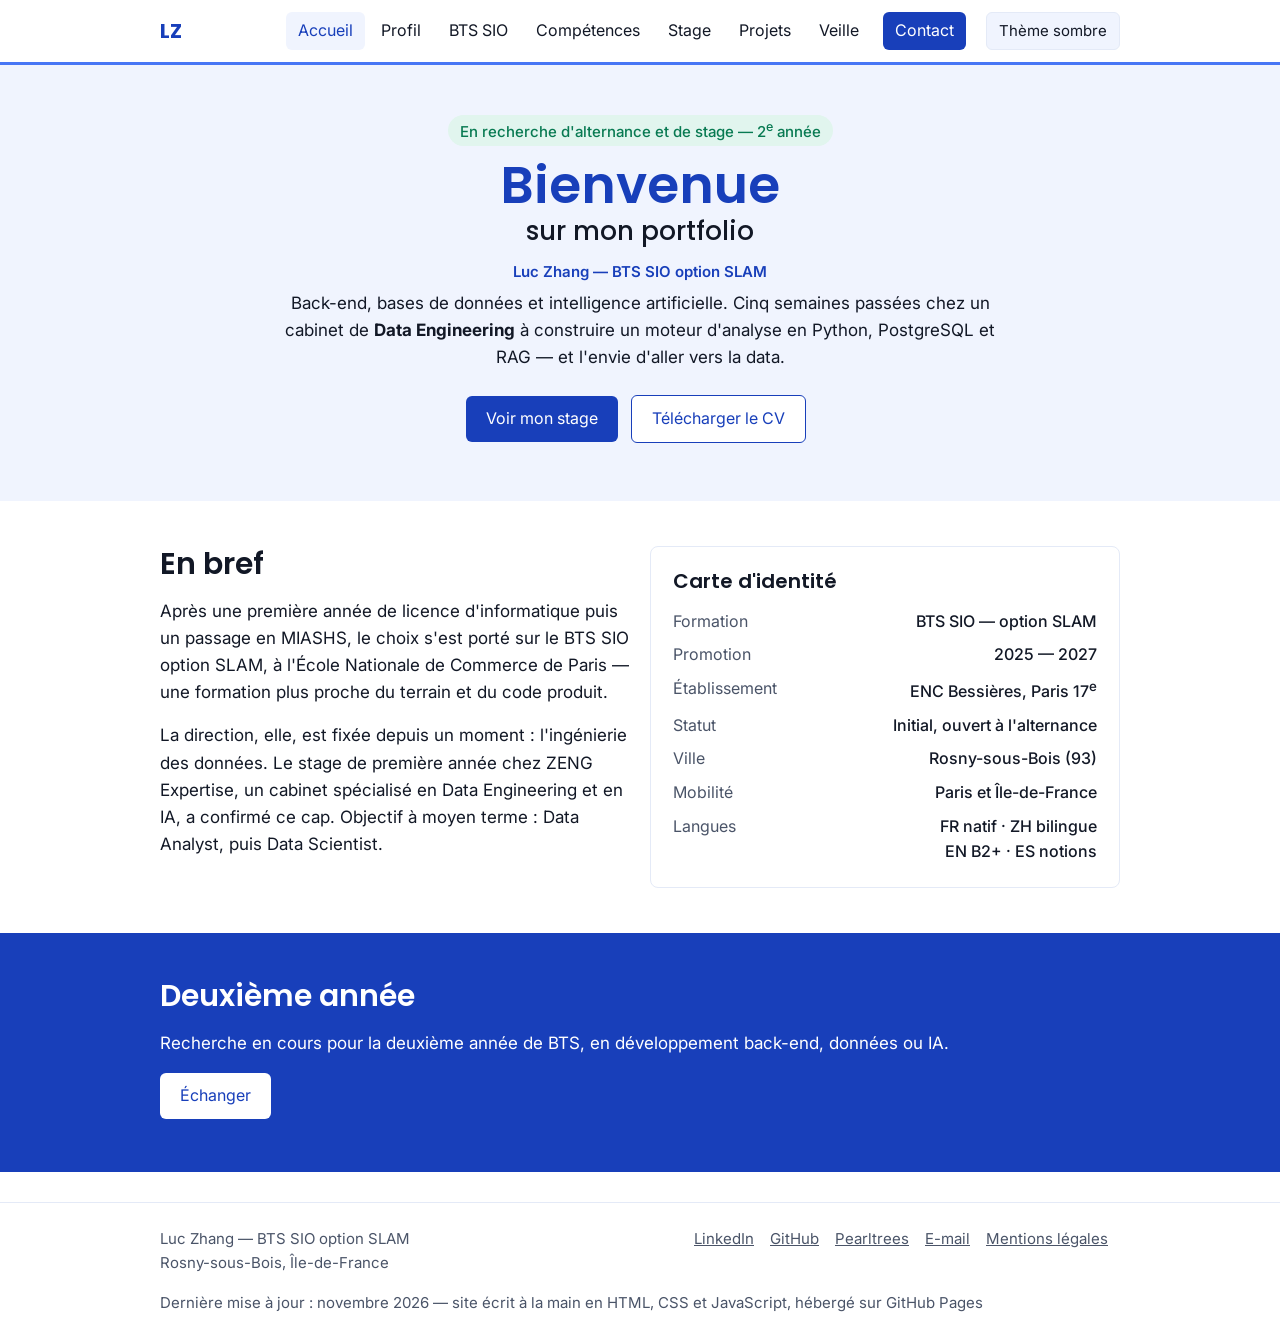
<file: index.html>
<!DOCTYPE html>
<html lang="fr">
<head>
<meta charset="utf-8">
<meta name="viewport" content="width=device-width, initial-scale=1">
<title>PORTFOLIO Luc Zhang — BTS SIO option SLAM</title>
<meta name="description" content="Étudiant en 2e année de BTS SIO option SLAM à l'ENC Bessières. Stage en ingénierie des données chez ZENG Expertise : Python, PostgreSQL, architecture RAG, Dev. En recherche d'alternance.">
<link rel="stylesheet" href="https://fonts.googleapis.com/css2?family=Poppins:wght@500;600;700&family=Inter:wght@400;500;600&display=swap">
<link rel="stylesheet" href="assets/css/style.css">
<script src="assets/js/main.js"></script>
</head>
<body>
<a class="evitement" href="#contenu">Aller au contenu</a>

<header class="entete">
  <div class="conteneur entete-ligne">
    <a class="logo" href="index.html">LZ</a>
    <button class="bouton-menu" id="bouton-menu" type="button" aria-expanded="false">Menu</button>
    <nav class="menu" id="menu" aria-label="Navigation principale">
      <ul>
        <li><a href="index.html" aria-current="page">Accueil</a></li>
        <li><a href="profil.html">Profil</a></li>
        <li><a href="bts-sio.html">BTS SIO</a></li>
        <li class="parent">
          <a href="competences.html">Compétences</a>
          <ul class="sous-menu">
            <li><a href="competences.html">Référentiel<span>Les compétences et leurs preuves</span></a></li>
            <li><a href="certifications.html">Certifications</a></li>
          </ul>
        </li>
        <li class="parent">
          <a href="stage-1.html">Stage</a>
          <ul class="sous-menu">
            <li><a href="stage-1.html">1<sup>re</sup> année<span>ZENG Expertise — effectué</span></a></li>
            <li><a href="stage-2.html">2<sup>e</sup> année<span>À venir</span></a></li>
          </ul>
        </li>
        <li><a href="projets.html">Projets</a></li>
        <li><a href="veille.html">Veille</a></li>
        <li><a href="contact.html" class="lien-contact">Contact</a></li>
      </ul>
    </nav>
    <button class="bouton-theme" id="bouton-theme" type="button">Thème sombre</button>
  </div>
</header>

<main id="contenu">

<section class="accueil">
  <div class="conteneur">
    <p class="statut statut-ok">En recherche d'alternance et de stage — 2<sup>e</sup> année</p>
    <h1>Bienvenue <span>sur mon portfolio</span></h1>
    <p class="etiquette">Luc Zhang — BTS SIO option SLAM</p>
    <p class="accroche">Back-end, bases de données et intelligence artificielle. Cinq semaines passées chez un cabinet de <strong>Data Engineering</strong> à construire un moteur d'analyse en Python, PostgreSQL et RAG — et l'envie d'aller vers la data.</p>
    <a class="bouton" href="stage-1.html">Voir mon stage</a>
    <a class="bouton bouton-clair" href="assets/docs/cv-luc-zhang.pdf" download>Télécharger le CV</a>
  </div>
</section>

<section class="section">
  <div class="conteneur grille-2">
    <div>
      <h2>En bref</h2>
      <p>Après une première année de licence d'informatique puis un passage en MIASHS, le choix s'est porté sur le BTS SIO option SLAM, à l'École Nationale de Commerce de Paris — une formation plus proche du terrain et du code produit.</p>
      <p>La direction, elle, est fixée depuis un moment : l'ingénierie des données. Le stage de première année chez ZENG Expertise, un cabinet spécialisé en Data Engineering et en IA, a confirmé ce cap. Objectif à moyen terme : Data Analyst, puis Data Scientist.</p>
    </div>
    <aside class="carte">
      <h3>Carte d'identité</h3>
      <dl class="fiche">
        <dt>Formation</dt><dd>BTS SIO — option SLAM</dd>
        <dt>Promotion</dt><dd>2025 — 2027</dd>
        <dt>Établissement</dt><dd>ENC Bessières, Paris 17<sup>e</sup></dd>
        <dt>Statut</dt><dd>Initial, ouvert à l'alternance</dd>
        <dt>Ville</dt><dd>Rosny-sous-Bois (93)</dd>
        <dt>Mobilité</dt><dd>Paris et Île-de-France</dd>
        <dt>Langues</dt><dd>FR natif · ZH bilingue<br>EN B2+ · ES notions</dd>
      </dl>
    </aside>
  </div>
</section>

<section class="section bloc-bleu">
  <div class="conteneur">
    <h2>Deuxième année</h2>
    <p>Recherche en cours pour la deuxième année de BTS, en développement back-end, données ou IA.</p>
    <a class="bouton" href="contact.html">Échanger</a>
  </div>
</section>

</main>

<footer class="pied">
  <div class="conteneur pied-ligne">
    <p>Luc Zhang — BTS SIO option SLAM<br>Rosny-sous-Bois, Île-de-France</p>
    <nav aria-label="Liens externes">
      <a href="https://www.linkedin.com/in/luczhang8/">LinkedIn</a>
      <a href="https://github.com/luckk11">GitHub</a>
      <a href="https://www.pearltrees.com/lucque">Pearltrees</a>
      <a href="mailto:zhg.luc2909@gmail.com">E-mail</a>
      <a href="mentions-legales.html">Mentions légales</a>
    </nav>
  </div>
  <div class="conteneur">
    Dernière mise à jour : novembre 2026 — site écrit à la main en HTML, CSS et JavaScript, hébergé sur GitHub Pages
  </div>
</footer>

</body>
</html>
</file>
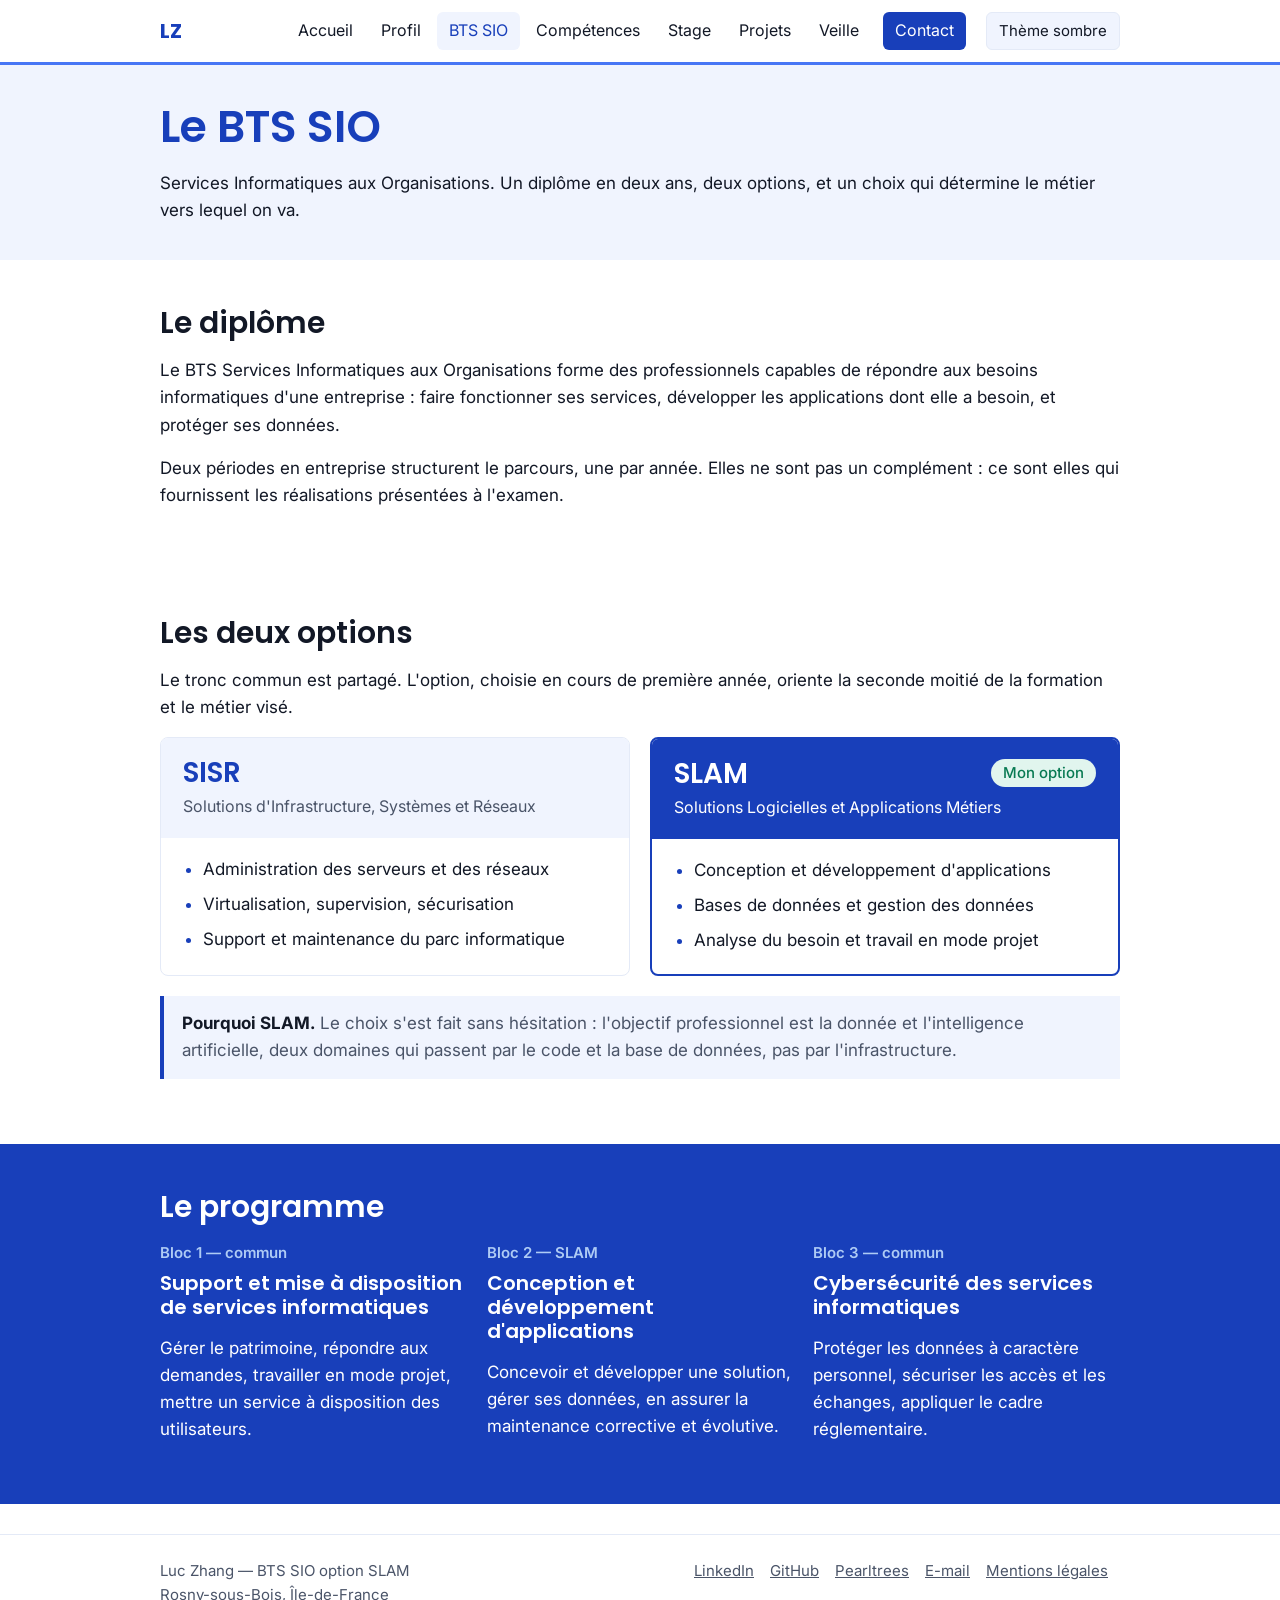
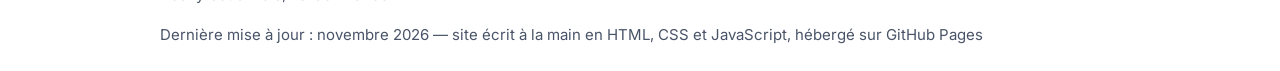
<file: bts-sio.html>
<!DOCTYPE html>
<html lang="fr">
<head>
<meta charset="utf-8">
<meta name="viewport" content="width=device-width, initial-scale=1">
<title>Le BTS SIO — Luc Zhang, option SLAM</title>
<meta name="description" content="Le BTS Services Informatiques aux Organisations : le diplôme, ses deux options SISR et SLAM et le programme. Formation suivie à l'ENC Bessières, Paris 17e.">
<link rel="stylesheet" href="https://fonts.googleapis.com/css2?family=Poppins:wght@500;600;700&family=Inter:wght@400;500;600&display=swap">
<link rel="stylesheet" href="assets/css/style.css">
<script src="assets/js/main.js"></script>
</head>
<body>
<a class="evitement" href="#contenu">Aller au contenu</a>

<header class="entete">
  <div class="conteneur entete-ligne">
    <a class="logo" href="index.html">LZ</a>
    <button class="bouton-menu" id="bouton-menu" type="button" aria-expanded="false">Menu</button>
    <nav class="menu" id="menu" aria-label="Navigation principale">
      <ul>
        <li><a href="index.html">Accueil</a></li>
        <li><a href="profil.html">Profil</a></li>
        <li><a href="bts-sio.html" aria-current="page">BTS SIO</a></li>
        <li class="parent">
          <a href="competences.html">Compétences</a>
          <ul class="sous-menu">
            <li><a href="competences.html">Référentiel<span>Les compétences et leurs preuves</span></a></li>
            <li><a href="certifications.html">Certifications</a></li>
          </ul>
        </li>
        <li class="parent">
          <a href="stage-1.html">Stage</a>
          <ul class="sous-menu">
            <li><a href="stage-1.html">1<sup>re</sup> année<span>ZENG Expertise — effectué</span></a></li>
            <li><a href="stage-2.html">2<sup>e</sup> année<span>À venir</span></a></li>
          </ul>
        </li>
        <li><a href="projets.html">Projets</a></li>
        <li><a href="veille.html">Veille</a></li>
        <li><a href="contact.html" class="lien-contact">Contact</a></li>
      </ul>
    </nav>
    <button class="bouton-theme" id="bouton-theme" type="button">Thème sombre</button>
  </div>
</header>

<main id="contenu">

<section class="entete-page">
  <div class="conteneur">
    <h1>Le BTS SIO</h1>
    <p>Services Informatiques aux Organisations. Un diplôme en deux ans, deux options, et un choix qui détermine le métier vers lequel on va.</p>
  </div>
</section>

<section class="section">
  <div class="conteneur">
    <h2>Le diplôme</h2>
    <p>Le BTS Services Informatiques aux Organisations forme des professionnels capables de répondre aux besoins informatiques d'une entreprise : faire fonctionner ses services, développer les applications dont elle a besoin, et protéger ses données.</p>
    <p>Deux périodes en entreprise structurent le parcours, une par année. Elles ne sont pas un complément : ce sont elles qui fournissent les réalisations présentées à l'examen.</p>
  </div>
</section>

<section class="section">
  <div class="conteneur">
    <h2>Les deux options</h2>
    <p>Le tronc commun est partagé. L'option, choisie en cours de première année, oriente la seconde moitié de la formation et le métier visé.</p>
    <div class="grille-2">
      <article class="option">
        <div class="option-tete">
          <h3>SISR</h3>
          <p>Solutions d'Infrastructure, Systèmes et Réseaux</p>
        </div>
        <ul>
          <li>Administration des serveurs et des réseaux</li>
          <li>Virtualisation, supervision, sécurisation</li>
          <li>Support et maintenance du parc informatique</li>
        </ul>
      </article>
      <article class="option option-choisie">
        <div class="option-tete">
          <span class="statut statut-ok">Mon option</span>
          <h3>SLAM</h3>
          <p>Solutions Logicielles et Applications Métiers</p>
        </div>
        <ul>
          <li>Conception et développement d'applications</li>
          <li>Bases de données et gestion des données</li>
          <li>Analyse du besoin et travail en mode projet</li>
        </ul>
      </article>
    </div>
    <div class="note">
      <b>Pourquoi SLAM.</b> Le choix s'est fait sans hésitation : l'objectif professionnel est la donnée et l'intelligence artificielle, deux domaines qui passent par le code et la base de données, pas par l'infrastructure.
    </div>
  </div>
</section>

<section class="section bloc-bleu">
  <div class="conteneur">
    <h2>Le programme</h2>
    <div class="grille-3">
      <div>
        <p class="etiquette">Bloc 1 — commun</p>
        <h3>Support et mise à disposition de services informatiques</h3>
        <p>Gérer le patrimoine, répondre aux demandes, travailler en mode projet, mettre un service à disposition des utilisateurs.</p>
      </div>
      <div>
        <p class="etiquette">Bloc 2 — SLAM</p>
        <h3>Conception et développement d'applications</h3>
        <p>Concevoir et développer une solution, gérer ses données, en assurer la maintenance corrective et évolutive.</p>
      </div>
      <div>
        <p class="etiquette">Bloc 3 — commun</p>
        <h3>Cybersécurité des services informatiques</h3>
        <p>Protéger les données à caractère personnel, sécuriser les accès et les échanges, appliquer le cadre réglementaire.</p>
      </div>
    </div>
  </div>
</section>

</main>

<footer class="pied">
  <div class="conteneur pied-ligne">
    <p>Luc Zhang — BTS SIO option SLAM<br>Rosny-sous-Bois, Île-de-France</p>
    <nav aria-label="Liens externes">
      <a href="https://www.linkedin.com/in/luczhang8/">LinkedIn</a>
      <a href="https://github.com/luckk11">GitHub</a>
      <a href="https://www.pearltrees.com/lucque">Pearltrees</a>
      <a href="mailto:zhg.luc2909@gmail.com">E-mail</a>
      <a href="mentions-legales.html">Mentions légales</a>
    </nav>
  </div>
  <div class="conteneur">
    Dernière mise à jour : novembre 2026 — site écrit à la main en HTML, CSS et JavaScript, hébergé sur GitHub Pages
  </div>
</footer>

</body>
</html>
</file>
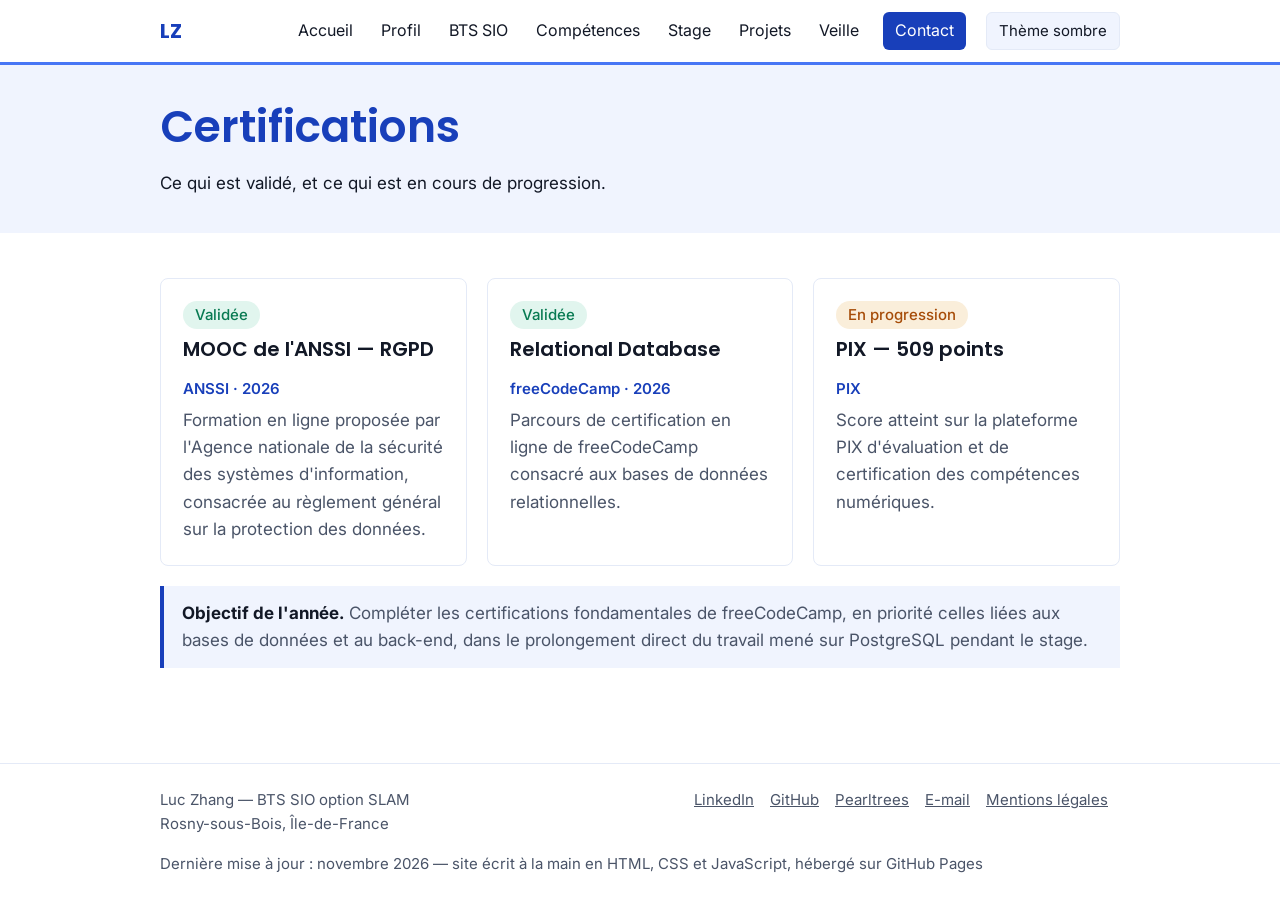
<file: certifications.html>
<!DOCTYPE html>
<html lang="fr">
<head>
<meta charset="utf-8">
<meta name="viewport" content="width=device-width, initial-scale=1">
<title>Certifications — Luc Zhang, BTS SIO option SLAM</title>
<meta name="description" content="Certifications de Luc Zhang : MOOC de l'ANSSI sur le RGPD, freeCodeCamp Relational Database et PIX 509 points. Objectif de l'année : compléter les certifications freeCodeCamp.">
<link rel="stylesheet" href="https://fonts.googleapis.com/css2?family=Poppins:wght@500;600;700&family=Inter:wght@400;500;600&display=swap">
<link rel="stylesheet" href="assets/css/style.css">
<script src="assets/js/main.js"></script>
</head>
<body>
<a class="evitement" href="#contenu">Aller au contenu</a>

<header class="entete">
  <div class="conteneur entete-ligne">
    <a class="logo" href="index.html">LZ</a>
    <button class="bouton-menu" id="bouton-menu" type="button" aria-expanded="false">Menu</button>
    <nav class="menu" id="menu" aria-label="Navigation principale">
      <ul>
        <li><a href="index.html">Accueil</a></li>
        <li><a href="profil.html">Profil</a></li>
        <li><a href="bts-sio.html">BTS SIO</a></li>
        <li class="parent">
          <a href="competences.html">Compétences</a>
          <ul class="sous-menu">
            <li><a href="competences.html">Référentiel<span>Les compétences et leurs preuves</span></a></li>
            <li><a href="certifications.html" aria-current="page">Certifications</a></li>
          </ul>
        </li>
        <li class="parent">
          <a href="stage-1.html">Stage</a>
          <ul class="sous-menu">
            <li><a href="stage-1.html">1<sup>re</sup> année<span>ZENG Expertise — effectué</span></a></li>
            <li><a href="stage-2.html">2<sup>e</sup> année<span>À venir</span></a></li>
          </ul>
        </li>
        <li><a href="projets.html">Projets</a></li>
        <li><a href="veille.html">Veille</a></li>
        <li><a href="contact.html" class="lien-contact">Contact</a></li>
      </ul>
    </nav>
    <button class="bouton-theme" id="bouton-theme" type="button">Thème sombre</button>
  </div>
</header>

<main id="contenu">

<section class="entete-page">
  <div class="conteneur">
    <h1>Certifications</h1>
    <p>Ce qui est validé, et ce qui est en cours de progression.</p>
  </div>
</section>

<section class="section">
  <div class="conteneur">
    <div class="grille-3">
      <article class="carte">
        <span class="statut statut-ok">Validée</span>
        <h3>MOOC de l'ANSSI — RGPD</h3>
        <p class="etiquette">ANSSI · 2026</p>
        <p class="gris">Formation en ligne proposée par l'Agence nationale de la sécurité des systèmes d'information, consacrée au règlement général sur la protection des données.</p>
      </article>
      <article class="carte">
        <span class="statut statut-ok">Validée</span>
        <h3>Relational Database</h3>
        <p class="etiquette">freeCodeCamp · 2026</p>
        <p class="gris">Parcours de certification en ligne de freeCodeCamp consacré aux bases de données relationnelles.</p>
      </article>
      <article class="carte">
        <span class="statut statut-attente">En progression</span>
        <h3>PIX — 509 points</h3>
        <p class="etiquette">PIX</p>
        <p class="gris">Score atteint sur la plateforme PIX d'évaluation et de certification des compétences numériques.</p>
      </article>
    </div>
    <div class="note">
      <b>Objectif de l'année.</b> Compléter les certifications fondamentales de freeCodeCamp, en priorité celles liées aux bases de données et au back-end, dans le prolongement direct du travail mené sur PostgreSQL pendant le stage.
    </div>
  </div>
</section>

</main>

<footer class="pied">
  <div class="conteneur pied-ligne">
    <p>Luc Zhang — BTS SIO option SLAM<br>Rosny-sous-Bois, Île-de-France</p>
    <nav aria-label="Liens externes">
      <a href="https://www.linkedin.com/in/luczhang8/">LinkedIn</a>
      <a href="https://github.com/luckk11">GitHub</a>
      <a href="https://www.pearltrees.com/lucque">Pearltrees</a>
      <a href="mailto:zhg.luc2909@gmail.com">E-mail</a>
      <a href="mentions-legales.html">Mentions légales</a>
    </nav>
  </div>
  <div class="conteneur">
    Dernière mise à jour : novembre 2026 — site écrit à la main en HTML, CSS et JavaScript, hébergé sur GitHub Pages
  </div>
</footer>

</body>
</html>
</file>
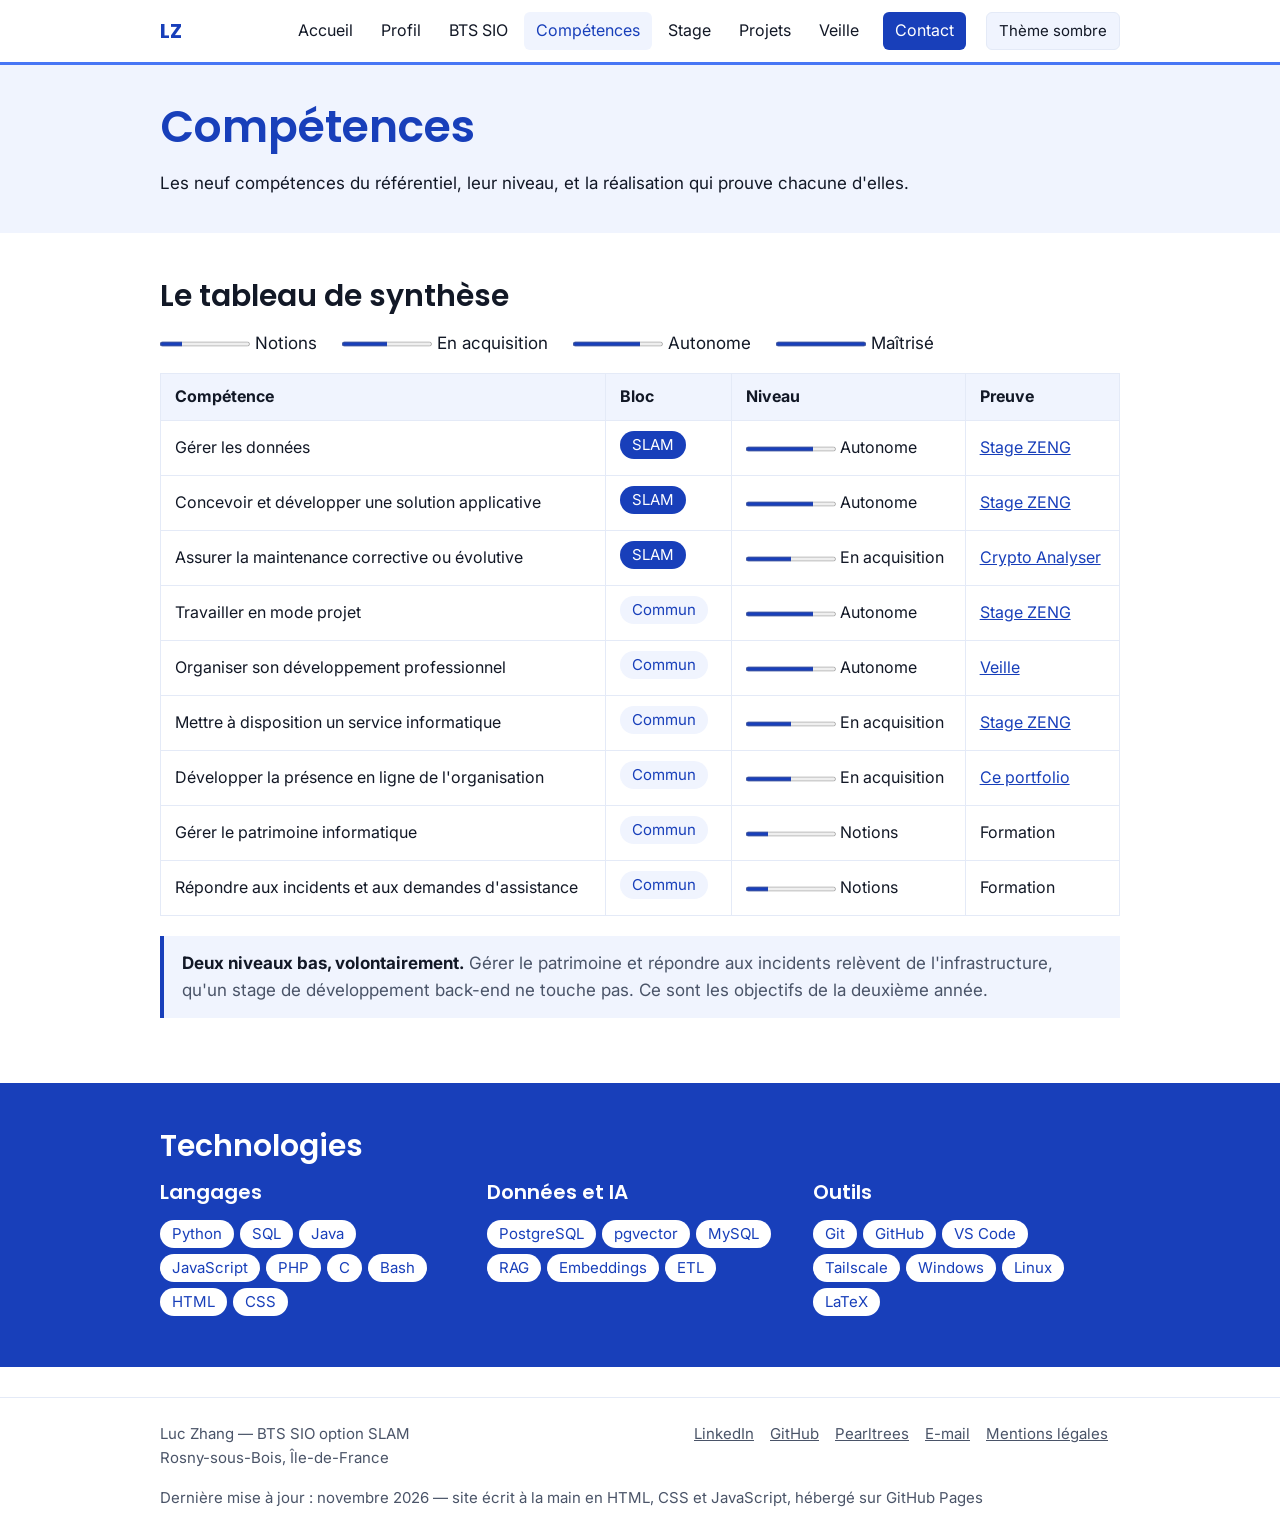
<file: competences.html>
<!DOCTYPE html>
<html lang="fr">
<head>
<meta charset="utf-8">
<meta name="viewport" content="width=device-width, initial-scale=1">
<title>Compétences — Luc Zhang, BTS SIO option SLAM</title>
<meta name="description" content="Les neuf compétences du référentiel BTS SIO, leur niveau et la réalisation qui prouve chacune d'elles.">
<link rel="stylesheet" href="https://fonts.googleapis.com/css2?family=Poppins:wght@500;600;700&family=Inter:wght@400;500;600&display=swap">
<link rel="stylesheet" href="assets/css/style.css">
<script src="assets/js/main.js"></script>
</head>
<body>
<a class="evitement" href="#contenu">Aller au contenu</a>

<header class="entete">
  <div class="conteneur entete-ligne">
    <a class="logo" href="index.html">LZ</a>
    <button class="bouton-menu" id="bouton-menu" type="button" aria-expanded="false">Menu</button>
    <nav class="menu" id="menu" aria-label="Navigation principale">
      <ul>
        <li><a href="index.html">Accueil</a></li>
        <li><a href="profil.html">Profil</a></li>
        <li><a href="bts-sio.html">BTS SIO</a></li>
        <li class="parent">
          <a href="competences.html" aria-current="page">Compétences</a>
          <ul class="sous-menu">
            <li><a href="competences.html">Référentiel<span>Les compétences et leurs preuves</span></a></li>
            <li><a href="certifications.html">Certifications</a></li>
          </ul>
        </li>
        <li class="parent">
          <a href="stage-1.html">Stage</a>
          <ul class="sous-menu">
            <li><a href="stage-1.html">1<sup>re</sup> année<span>ZENG Expertise — effectué</span></a></li>
            <li><a href="stage-2.html">2<sup>e</sup> année<span>À venir</span></a></li>
          </ul>
        </li>
        <li><a href="projets.html">Projets</a></li>
        <li><a href="veille.html">Veille</a></li>
        <li><a href="contact.html" class="lien-contact">Contact</a></li>
      </ul>
    </nav>
    <button class="bouton-theme" id="bouton-theme" type="button">Thème sombre</button>
  </div>
</header>

<main id="contenu">

<section class="entete-page">
  <div class="conteneur">
    <h1>Compétences</h1>
    <p>Les neuf compétences du référentiel, leur niveau, et la réalisation qui prouve chacune d'elles.</p>
  </div>
</section>

<section class="section">
  <div class="conteneur">
    <h2>Le tableau de synthèse</h2>
    <p class="legende">
      <span><progress value="1" max="4" aria-label="Niveau 1 sur 4"></progress> Notions</span>
      <span><progress value="2" max="4" aria-label="Niveau 2 sur 4"></progress> En acquisition</span>
      <span><progress value="3" max="4" aria-label="Niveau 3 sur 4"></progress> Autonome</span>
      <span><progress value="4" max="4" aria-label="Niveau 4 sur 4"></progress> Maîtrisé</span>
    </p>
    <div class="tableau">
      <table>
        <thead>
          <tr>
            <th scope="col">Compétence</th>
            <th scope="col">Bloc</th>
            <th scope="col">Niveau</th>
            <th scope="col">Preuve</th>
          </tr>
        </thead>
        <tbody>
          <tr>
            <td>Gérer les données</td>
            <td><span class="tag tag-slam">SLAM</span></td>
            <td><progress value="3" max="4" aria-label="Niveau 3 sur 4"></progress> Autonome</td>
            <td><a href="stage-1.html">Stage ZENG</a></td>
          </tr>
          <tr>
            <td>Concevoir et développer une solution applicative</td>
            <td><span class="tag tag-slam">SLAM</span></td>
            <td><progress value="3" max="4" aria-label="Niveau 3 sur 4"></progress> Autonome</td>
            <td><a href="stage-1.html">Stage ZENG</a></td>
          </tr>
          <tr>
            <td>Assurer la maintenance corrective ou évolutive</td>
            <td><span class="tag tag-slam">SLAM</span></td>
            <td><progress value="2" max="4" aria-label="Niveau 2 sur 4"></progress> En acquisition</td>
            <td><a href="projets.html">Crypto Analyser</a></td>
          </tr>
          <tr>
            <td>Travailler en mode projet</td>
            <td><span class="tag">Commun</span></td>
            <td><progress value="3" max="4" aria-label="Niveau 3 sur 4"></progress> Autonome</td>
            <td><a href="stage-1.html">Stage ZENG</a></td>
          </tr>
          <tr>
            <td>Organiser son développement professionnel</td>
            <td><span class="tag">Commun</span></td>
            <td><progress value="3" max="4" aria-label="Niveau 3 sur 4"></progress> Autonome</td>
            <td><a href="veille.html">Veille</a></td>
          </tr>
          <tr>
            <td>Mettre à disposition un service informatique</td>
            <td><span class="tag">Commun</span></td>
            <td><progress value="2" max="4" aria-label="Niveau 2 sur 4"></progress> En acquisition</td>
            <td><a href="stage-1.html">Stage ZENG</a></td>
          </tr>
          <tr>
            <td>Développer la présence en ligne de l'organisation</td>
            <td><span class="tag">Commun</span></td>
            <td><progress value="2" max="4" aria-label="Niveau 2 sur 4"></progress> En acquisition</td>
            <td><a href="projets.html">Ce portfolio</a></td>
          </tr>
          <tr>
            <td>Gérer le patrimoine informatique</td>
            <td><span class="tag">Commun</span></td>
            <td><progress value="1" max="4" aria-label="Niveau 1 sur 4"></progress> Notions</td>
            <td>Formation</td>
          </tr>
          <tr>
            <td>Répondre aux incidents et aux demandes d'assistance</td>
            <td><span class="tag">Commun</span></td>
            <td><progress value="1" max="4" aria-label="Niveau 1 sur 4"></progress> Notions</td>
            <td>Formation</td>
          </tr>
        </tbody>
      </table>
    </div>
    <div class="note">
      <b>Deux niveaux bas, volontairement.</b> Gérer le patrimoine et répondre aux incidents relèvent de l'infrastructure, qu'un stage de développement back-end ne touche pas. Ce sont les objectifs de la deuxième année.
    </div>
  </div>
</section>

<section class="section bloc-bleu">
  <div class="conteneur">
    <h2>Technologies</h2>
    <div class="grille-3">
      <div>
        <h3>Langages</h3>
        <span class="tag">Python</span><span class="tag">SQL</span><span class="tag">Java</span><span class="tag">JavaScript</span><span class="tag">PHP</span><span class="tag">C</span><span class="tag">Bash</span><span class="tag">HTML</span><span class="tag">CSS</span>
      </div>
      <div>
        <h3>Données et IA</h3>
        <span class="tag">PostgreSQL</span><span class="tag">pgvector</span><span class="tag">MySQL</span><span class="tag">RAG</span><span class="tag">Embeddings</span><span class="tag">ETL</span>
      </div>
      <div>
        <h3>Outils</h3>
        <span class="tag">Git</span><span class="tag">GitHub</span><span class="tag">VS Code</span><span class="tag">Tailscale</span><span class="tag">Windows</span><span class="tag">Linux</span><span class="tag">LaTeX</span>
      </div>
    </div>
  </div>
</section>

</main>

<footer class="pied">
  <div class="conteneur pied-ligne">
    <p>Luc Zhang — BTS SIO option SLAM<br>Rosny-sous-Bois, Île-de-France</p>
    <nav aria-label="Liens externes">
      <a href="https://www.linkedin.com/in/luczhang8/">LinkedIn</a>
      <a href="https://github.com/luckk11">GitHub</a>
      <a href="https://www.pearltrees.com/lucque">Pearltrees</a>
      <a href="mailto:zhg.luc2909@gmail.com">E-mail</a>
      <a href="mentions-legales.html">Mentions légales</a>
    </nav>
  </div>
  <div class="conteneur">
    Dernière mise à jour : novembre 2026 — site écrit à la main en HTML, CSS et JavaScript, hébergé sur GitHub Pages
  </div>
</footer>

</body>
</html>
</file>
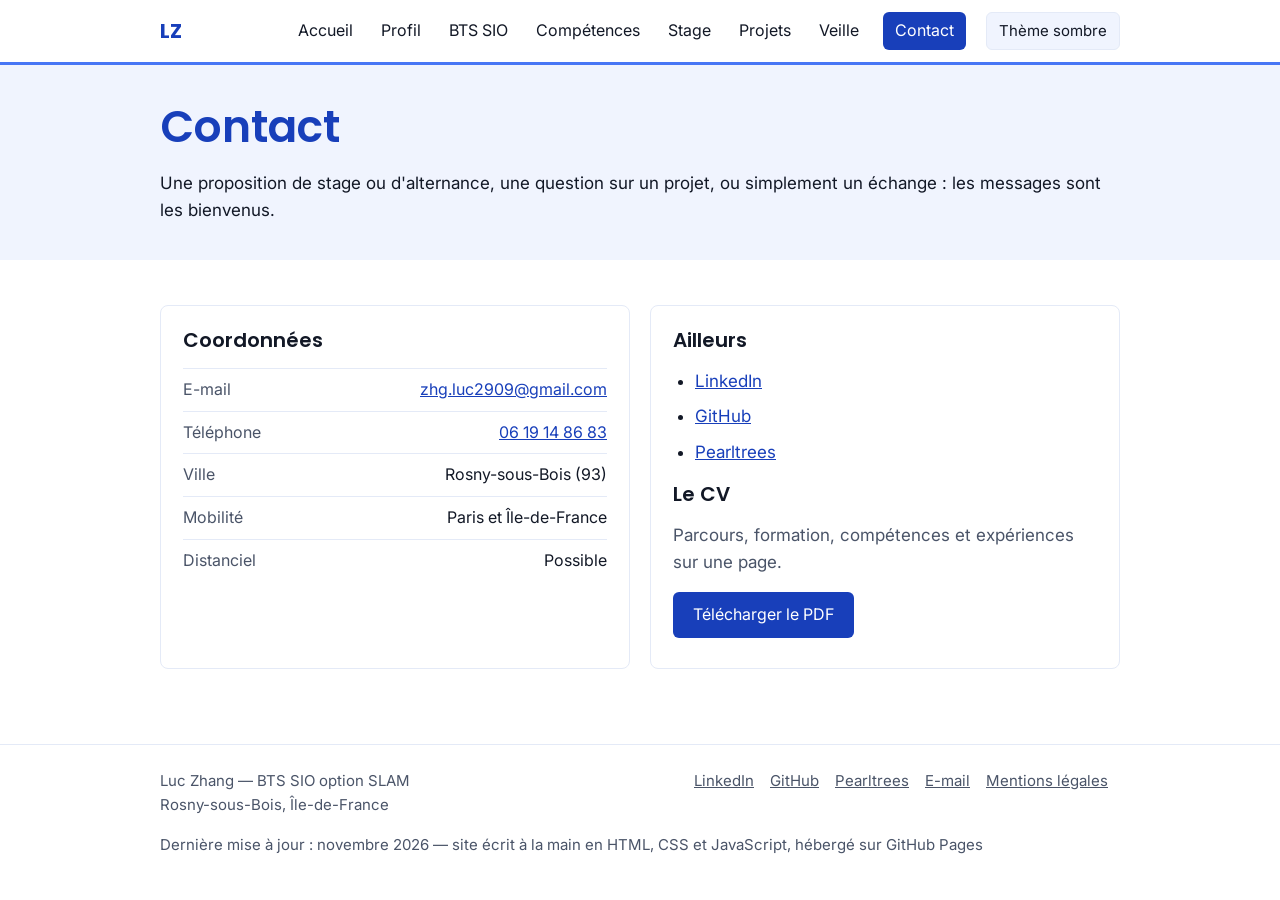
<file: contact.html>
<!DOCTYPE html>
<html lang="fr">
<head>
<meta charset="utf-8">
<meta name="viewport" content="width=device-width, initial-scale=1">
<title>Contact — Luc Zhang, BTS SIO option SLAM</title>
<meta name="description" content="Proposer un stage ou une alternance, poser une question sur un projet. Coordonnées de Luc Zhang, étudiant en BTS SIO option SLAM.">
<link rel="stylesheet" href="https://fonts.googleapis.com/css2?family=Poppins:wght@500;600;700&family=Inter:wght@400;500;600&display=swap">
<link rel="stylesheet" href="assets/css/style.css">
<script src="assets/js/main.js"></script>
</head>
<body>
<a class="evitement" href="#contenu">Aller au contenu</a>

<header class="entete">
  <div class="conteneur entete-ligne">
    <a class="logo" href="index.html">LZ</a>
    <button class="bouton-menu" id="bouton-menu" type="button" aria-expanded="false">Menu</button>
    <nav class="menu" id="menu" aria-label="Navigation principale">
      <ul>
        <li><a href="index.html">Accueil</a></li>
        <li><a href="profil.html">Profil</a></li>
        <li><a href="bts-sio.html">BTS SIO</a></li>
        <li class="parent">
          <a href="competences.html">Compétences</a>
          <ul class="sous-menu">
            <li><a href="competences.html">Référentiel<span>Les compétences et leurs preuves</span></a></li>
            <li><a href="certifications.html">Certifications</a></li>
          </ul>
        </li>
        <li class="parent">
          <a href="stage-1.html">Stage</a>
          <ul class="sous-menu">
            <li><a href="stage-1.html">1<sup>re</sup> année<span>ZENG Expertise — effectué</span></a></li>
            <li><a href="stage-2.html">2<sup>e</sup> année<span>À venir</span></a></li>
          </ul>
        </li>
        <li><a href="projets.html">Projets</a></li>
        <li><a href="veille.html">Veille</a></li>
        <li><a href="contact.html" aria-current="page" class="lien-contact">Contact</a></li>
      </ul>
    </nav>
    <button class="bouton-theme" id="bouton-theme" type="button">Thème sombre</button>
  </div>
</header>

<main id="contenu">

<section class="entete-page">
  <div class="conteneur">
    <h1>Contact</h1>
    <p>Une proposition de stage ou d'alternance, une question sur un projet, ou simplement un échange : les messages sont les bienvenus.</p>
  </div>
</section>

<section class="section">
  <div class="conteneur grille-2">
    <div class="carte">
      <h3>Coordonnées</h3>
      <div class="ligne-info"><span class="gris">E-mail</span><a href="mailto:zhg.luc2909@gmail.com">zhg.luc2909@gmail.com</a></div>
      <div class="ligne-info"><span class="gris">Téléphone</span><a href="tel:+33619148683">06 19 14 86 83</a></div>
      <div class="ligne-info"><span class="gris">Ville</span><span>Rosny-sous-Bois (93)</span></div>
      <div class="ligne-info"><span class="gris">Mobilité</span><span>Paris et Île-de-France</span></div>
      <div class="ligne-info"><span class="gris">Distanciel</span><span>Possible</span></div>
    </div>
    <div class="carte">
      <h3>Ailleurs</h3>
      <ul>
        <li><a href="https://www.linkedin.com/in/luczhang8/">LinkedIn</a></li>
        <li><a href="https://github.com/luckk11">GitHub</a></li>
        <li><a href="https://www.pearltrees.com/lucque">Pearltrees</a></li>
      </ul>
      <h3>Le CV</h3>
      <p class="gris">Parcours, formation, compétences et expériences sur une page.</p>
      <a class="bouton" href="assets/docs/cv-luc-zhang.pdf" download>Télécharger le PDF</a>
    </div>
  </div>
</section>

</main>

<footer class="pied">
  <div class="conteneur pied-ligne">
    <p>Luc Zhang — BTS SIO option SLAM<br>Rosny-sous-Bois, Île-de-France</p>
    <nav aria-label="Liens externes">
      <a href="https://www.linkedin.com/in/luczhang8/">LinkedIn</a>
      <a href="https://github.com/luckk11">GitHub</a>
      <a href="https://www.pearltrees.com/lucque">Pearltrees</a>
      <a href="mailto:zhg.luc2909@gmail.com">E-mail</a>
      <a href="mentions-legales.html">Mentions légales</a>
    </nav>
  </div>
  <div class="conteneur">
    Dernière mise à jour : novembre 2026 — site écrit à la main en HTML, CSS et JavaScript, hébergé sur GitHub Pages
  </div>
</footer>

</body>
</html>
</file>
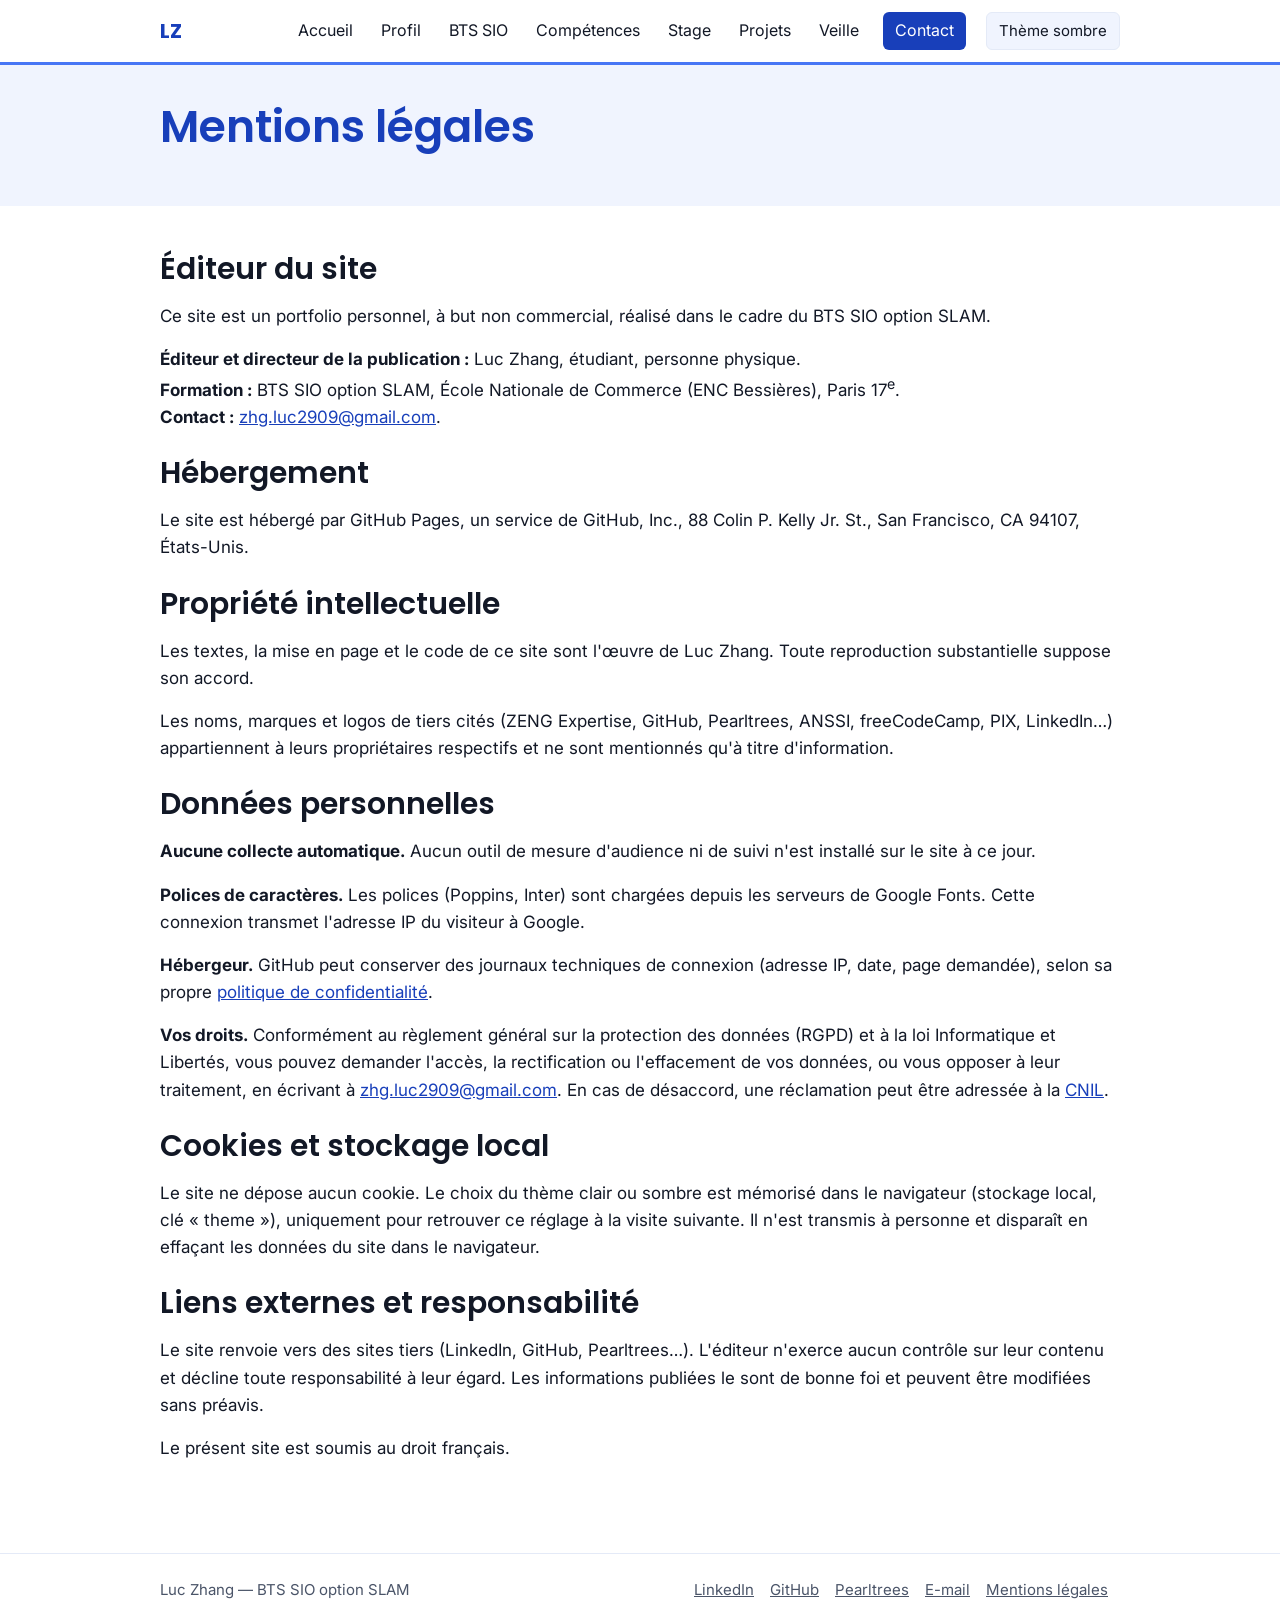
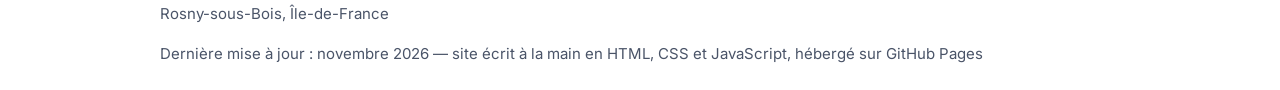
<file: mentions-legales.html>
<!DOCTYPE html>
<html lang="fr">
<head>
<meta charset="utf-8">
<meta name="viewport" content="width=device-width, initial-scale=1">
<title>Mentions légales — Luc Zhang, BTS SIO option SLAM</title>
<meta name="description" content="Mentions légales du portfolio de Luc Zhang : éditeur, hébergement, propriété intellectuelle, données personnelles et cookies.">
<link rel="stylesheet" href="https://fonts.googleapis.com/css2?family=Poppins:wght@500;600;700&family=Inter:wght@400;500;600&display=swap">
<link rel="stylesheet" href="assets/css/style.css">
<script src="assets/js/main.js"></script>
</head>
<body>
<a class="evitement" href="#contenu">Aller au contenu</a>

<header class="entete">
  <div class="conteneur entete-ligne">
    <a class="logo" href="index.html">LZ</a>
    <button class="bouton-menu" id="bouton-menu" type="button" aria-expanded="false">Menu</button>
    <nav class="menu" id="menu" aria-label="Navigation principale">
      <ul>
        <li><a href="index.html">Accueil</a></li>
        <li><a href="profil.html">Profil</a></li>
        <li><a href="bts-sio.html">BTS SIO</a></li>
        <li class="parent">
          <a href="competences.html">Compétences</a>
          <ul class="sous-menu">
            <li><a href="competences.html">Référentiel<span>Les compétences et leurs preuves</span></a></li>
            <li><a href="certifications.html">Certifications</a></li>
          </ul>
        </li>
        <li class="parent">
          <a href="stage-1.html">Stage</a>
          <ul class="sous-menu">
            <li><a href="stage-1.html">1<sup>re</sup> année<span>ZENG Expertise — effectué</span></a></li>
            <li><a href="stage-2.html">2<sup>e</sup> année<span>À venir</span></a></li>
          </ul>
        </li>
        <li><a href="projets.html">Projets</a></li>
        <li><a href="veille.html">Veille</a></li>
        <li><a href="contact.html" class="lien-contact">Contact</a></li>
      </ul>
    </nav>
    <button class="bouton-theme" id="bouton-theme" type="button">Thème sombre</button>
  </div>
</header>

<main id="contenu">

<section class="entete-page">
  <div class="conteneur">
    <h1>Mentions légales</h1>
  </div>
</section>

<section class="section">
  <div class="conteneur">
    <h2>Éditeur du site</h2>
    <p>Ce site est un portfolio personnel, à but non commercial, réalisé dans le cadre du BTS SIO option SLAM.</p>
    <p><b>Éditeur et directeur de la publication :</b> Luc Zhang, étudiant, personne physique.<br>
    <b>Formation :</b> BTS SIO option SLAM, École Nationale de Commerce (ENC Bessières), Paris 17<sup>e</sup>.<br>
    <b>Contact :</b> <a href="mailto:zhg.luc2909@gmail.com">zhg.luc2909@gmail.com</a>.</p>

    <h2 class="espace-haut">Hébergement</h2>
    <p>Le site est hébergé par GitHub Pages, un service de GitHub, Inc., 88 Colin P. Kelly Jr. St., San Francisco, CA 94107, États-Unis.</p>

    <h2 class="espace-haut">Propriété intellectuelle</h2>
    <p>Les textes, la mise en page et le code de ce site sont l'œuvre de Luc Zhang. Toute reproduction substantielle suppose son accord.</p>
    <p>Les noms, marques et logos de tiers cités (ZENG Expertise, GitHub, Pearltrees, ANSSI, freeCodeCamp, PIX, LinkedIn…) appartiennent à leurs propriétaires respectifs et ne sont mentionnés qu'à titre d'information.</p>

    <h2 class="espace-haut">Données personnelles</h2>
    <p><b>Aucune collecte automatique.</b> Aucun outil de mesure d'audience ni de suivi n'est installé sur le site à ce jour.</p>
    <p><b>Polices de caractères.</b> Les polices (Poppins, Inter) sont chargées depuis les serveurs de Google Fonts. Cette connexion transmet l'adresse IP du visiteur à Google.</p>
    <p><b>Hébergeur.</b> GitHub peut conserver des journaux techniques de connexion (adresse IP, date, page demandée), selon sa propre <a href="https://docs.github.com/en/site-policy/privacy-policies/github-general-privacy-statement">politique de confidentialité</a>.</p>
    <p><b>Vos droits.</b> Conformément au règlement général sur la protection des données (RGPD) et à la loi Informatique et Libertés, vous pouvez demander l'accès, la rectification ou l'effacement de vos données, ou vous opposer à leur traitement, en écrivant à <a href="mailto:zhg.luc2909@gmail.com">zhg.luc2909@gmail.com</a>. En cas de désaccord, une réclamation peut être adressée à la <a href="https://www.cnil.fr">CNIL</a>.</p>

    <h2 class="espace-haut">Cookies et stockage local</h2>
    <p>Le site ne dépose aucun cookie. Le choix du thème clair ou sombre est mémorisé dans le navigateur (stockage local, clé « theme »), uniquement pour retrouver ce réglage à la visite suivante. Il n'est transmis à personne et disparaît en effaçant les données du site dans le navigateur.</p>

    <h2 class="espace-haut">Liens externes et responsabilité</h2>
    <p>Le site renvoie vers des sites tiers (LinkedIn, GitHub, Pearltrees…). L'éditeur n'exerce aucun contrôle sur leur contenu et décline toute responsabilité à leur égard. Les informations publiées le sont de bonne foi et peuvent être modifiées sans préavis.</p>
    <p>Le présent site est soumis au droit français.</p>
  </div>
</section>

</main>

<footer class="pied">
  <div class="conteneur pied-ligne">
    <p>Luc Zhang — BTS SIO option SLAM<br>Rosny-sous-Bois, Île-de-France</p>
    <nav aria-label="Liens externes">
      <a href="https://www.linkedin.com/in/luczhang8/">LinkedIn</a>
      <a href="https://github.com/luckk11">GitHub</a>
      <a href="https://www.pearltrees.com/lucque">Pearltrees</a>
      <a href="mailto:zhg.luc2909@gmail.com">E-mail</a>
      <a href="mentions-legales.html">Mentions légales</a>
    </nav>
  </div>
  <div class="conteneur">
    Dernière mise à jour : novembre 2026 — site écrit à la main en HTML, CSS et JavaScript, hébergé sur GitHub Pages
  </div>
</footer>

</body>
</html>
</file>
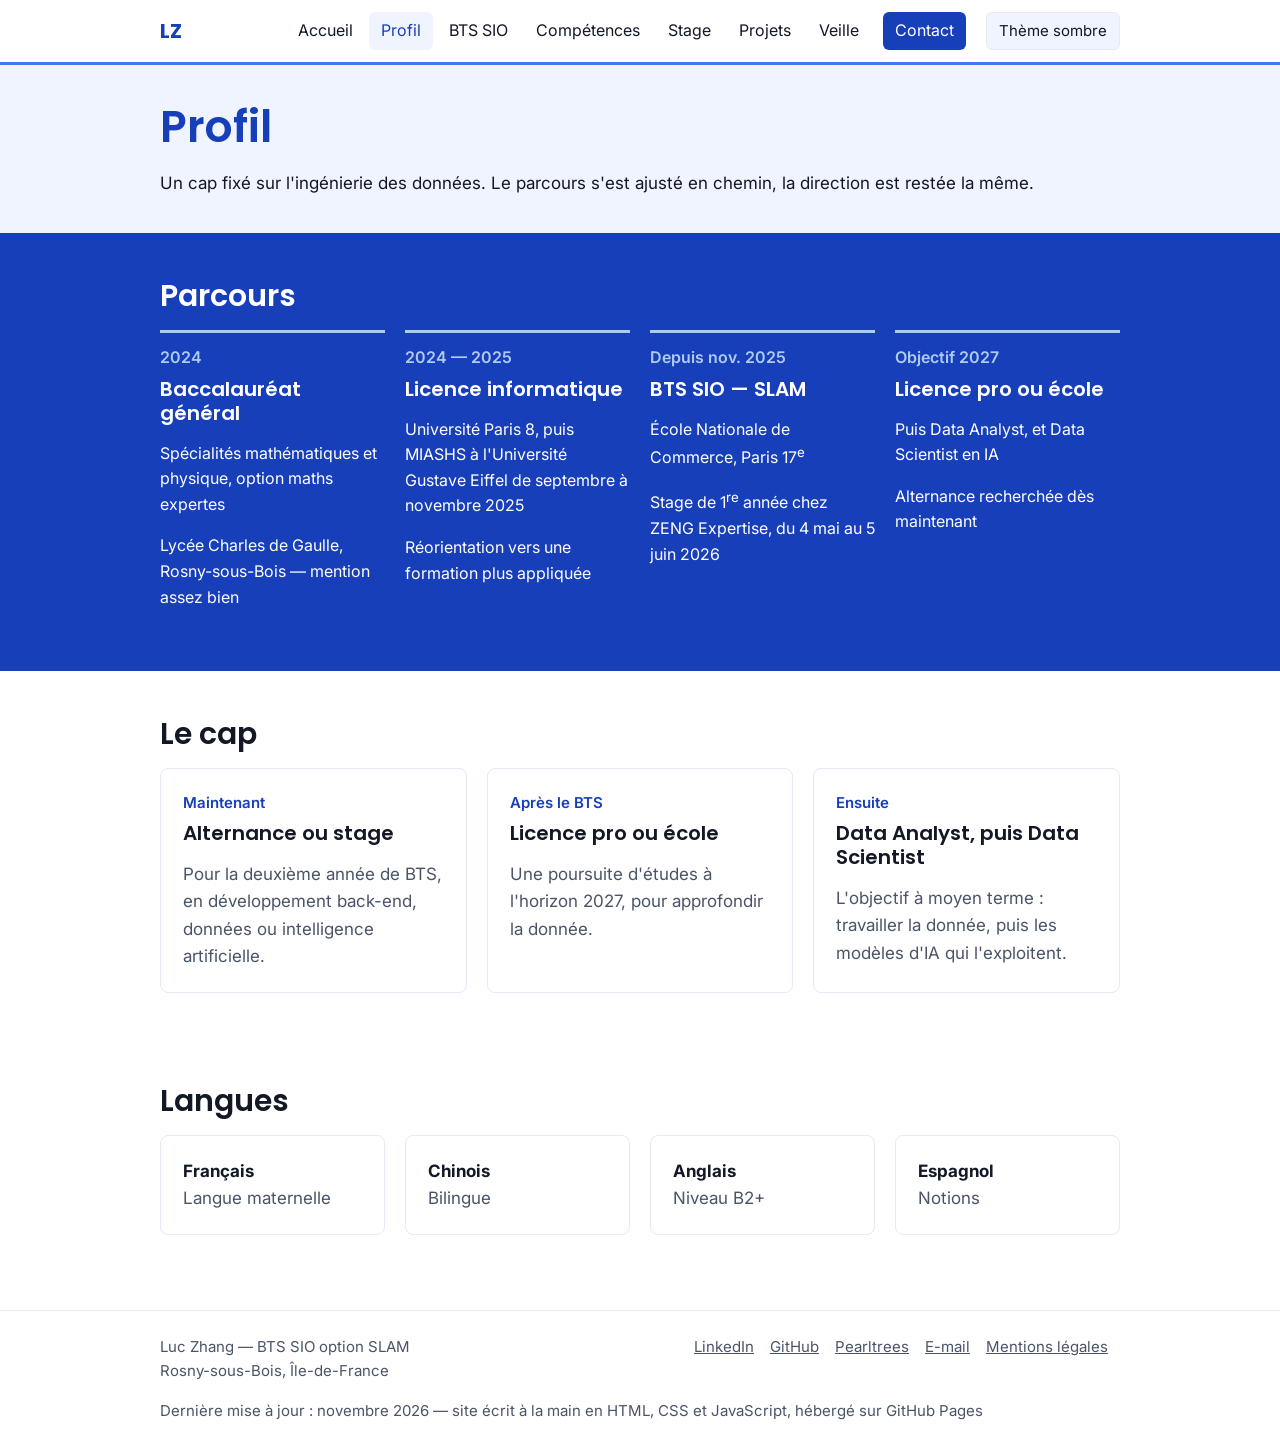
<file: profil.html>
<!DOCTYPE html>
<html lang="fr">
<head>
<meta charset="utf-8">
<meta name="viewport" content="width=device-width, initial-scale=1">
<title>Profil — Luc Zhang, BTS SIO option SLAM</title>
<meta name="description" content="Parcours de Luc Zhang : baccalauréat général, licence d'informatique, MIASHS puis BTS SIO option SLAM. Objectif : l'ingénierie des données, puis Data Analyst et Data Scientist.">
<link rel="stylesheet" href="https://fonts.googleapis.com/css2?family=Poppins:wght@500;600;700&family=Inter:wght@400;500;600&display=swap">
<link rel="stylesheet" href="assets/css/style.css">
<script src="assets/js/main.js"></script>
</head>
<body>
<a class="evitement" href="#contenu">Aller au contenu</a>

<header class="entete">
  <div class="conteneur entete-ligne">
    <a class="logo" href="index.html">LZ</a>
    <button class="bouton-menu" id="bouton-menu" type="button" aria-expanded="false">Menu</button>
    <nav class="menu" id="menu" aria-label="Navigation principale">
      <ul>
        <li><a href="index.html">Accueil</a></li>
        <li><a href="profil.html" aria-current="page">Profil</a></li>
        <li><a href="bts-sio.html">BTS SIO</a></li>
        <li class="parent">
          <a href="competences.html">Compétences</a>
          <ul class="sous-menu">
            <li><a href="competences.html">Référentiel<span>Les compétences et leurs preuves</span></a></li>
            <li><a href="certifications.html">Certifications</a></li>
          </ul>
        </li>
        <li class="parent">
          <a href="stage-1.html">Stage</a>
          <ul class="sous-menu">
            <li><a href="stage-1.html">1<sup>re</sup> année<span>ZENG Expertise — effectué</span></a></li>
            <li><a href="stage-2.html">2<sup>e</sup> année<span>À venir</span></a></li>
          </ul>
        </li>
        <li><a href="projets.html">Projets</a></li>
        <li><a href="veille.html">Veille</a></li>
        <li><a href="contact.html" class="lien-contact">Contact</a></li>
      </ul>
    </nav>
    <button class="bouton-theme" id="bouton-theme" type="button">Thème sombre</button>
  </div>
</header>

<main id="contenu">

<section class="entete-page">
  <div class="conteneur">
    <h1>Profil</h1>
    <p>Un cap fixé sur l'ingénierie des données. Le parcours s'est ajusté en chemin, la direction est restée la même.</p>
  </div>
</section>

<section class="section bloc-bleu">
  <div class="conteneur">
    <h2>Parcours</h2>
    <div class="frise">
      <div>
        <p class="etiquette">2024</p>
        <h3>Baccalauréat général</h3>
        <p>Spécialités mathématiques et physique, option maths expertes</p>
        <p>Lycée Charles de Gaulle, Rosny-sous-Bois — mention assez bien</p>
      </div>
      <div>
        <p class="etiquette">2024 — 2025</p>
        <h3>Licence informatique</h3>
        <p>Université Paris 8, puis MIASHS à l'Université Gustave Eiffel de septembre à novembre 2025</p>
        <p>Réorientation vers une formation plus appliquée</p>
      </div>
      <div>
        <p class="etiquette">Depuis nov. 2025</p>
        <h3>BTS SIO — SLAM</h3>
        <p>École Nationale de Commerce, Paris 17<sup>e</sup></p>
        <p>Stage de 1<sup>re</sup> année chez ZENG Expertise, du 4 mai au 5 juin 2026</p>
      </div>
      <div>
        <p class="etiquette">Objectif 2027</p>
        <h3>Licence pro ou école</h3>
        <p>Puis Data Analyst, et Data Scientist en IA</p>
        <p>Alternance recherchée dès maintenant</p>
      </div>
    </div>
  </div>
</section>

<section class="section">
  <div class="conteneur">
    <h2>Le cap</h2>
    <div class="grille-3">
      <article class="carte">
        <p class="etiquette">Maintenant</p>
        <h3>Alternance ou stage</h3>
        <p class="gris">Pour la deuxième année de BTS, en développement back-end, données ou intelligence artificielle.</p>
      </article>
      <article class="carte">
        <p class="etiquette">Après le BTS</p>
        <h3>Licence pro ou école</h3>
        <p class="gris">Une poursuite d'études à l'horizon 2027, pour approfondir la donnée.</p>
      </article>
      <article class="carte">
        <p class="etiquette">Ensuite</p>
        <h3>Data Analyst, puis Data Scientist</h3>
        <p class="gris">L'objectif à moyen terme : travailler la donnée, puis les modèles d'IA qui l'exploitent.</p>
      </article>
    </div>
  </div>
</section>

<section class="section">
  <div class="conteneur">
    <h2>Langues</h2>
    <div class="grille-4">
      <div class="carte"><b>Français</b><br><span class="gris">Langue maternelle</span></div>
      <div class="carte"><b>Chinois</b><br><span class="gris">Bilingue</span></div>
      <div class="carte"><b>Anglais</b><br><span class="gris">Niveau B2+</span></div>
      <div class="carte"><b>Espagnol</b><br><span class="gris">Notions</span></div>
    </div>
  </div>
</section>

</main>

<footer class="pied">
  <div class="conteneur pied-ligne">
    <p>Luc Zhang — BTS SIO option SLAM<br>Rosny-sous-Bois, Île-de-France</p>
    <nav aria-label="Liens externes">
      <a href="https://www.linkedin.com/in/luczhang8/">LinkedIn</a>
      <a href="https://github.com/luckk11">GitHub</a>
      <a href="https://www.pearltrees.com/lucque">Pearltrees</a>
      <a href="mailto:zhg.luc2909@gmail.com">E-mail</a>
      <a href="mentions-legales.html">Mentions légales</a>
    </nav>
  </div>
  <div class="conteneur">
    Dernière mise à jour : novembre 2026 — site écrit à la main en HTML, CSS et JavaScript, hébergé sur GitHub Pages
  </div>
</footer>

</body>
</html>
</file>
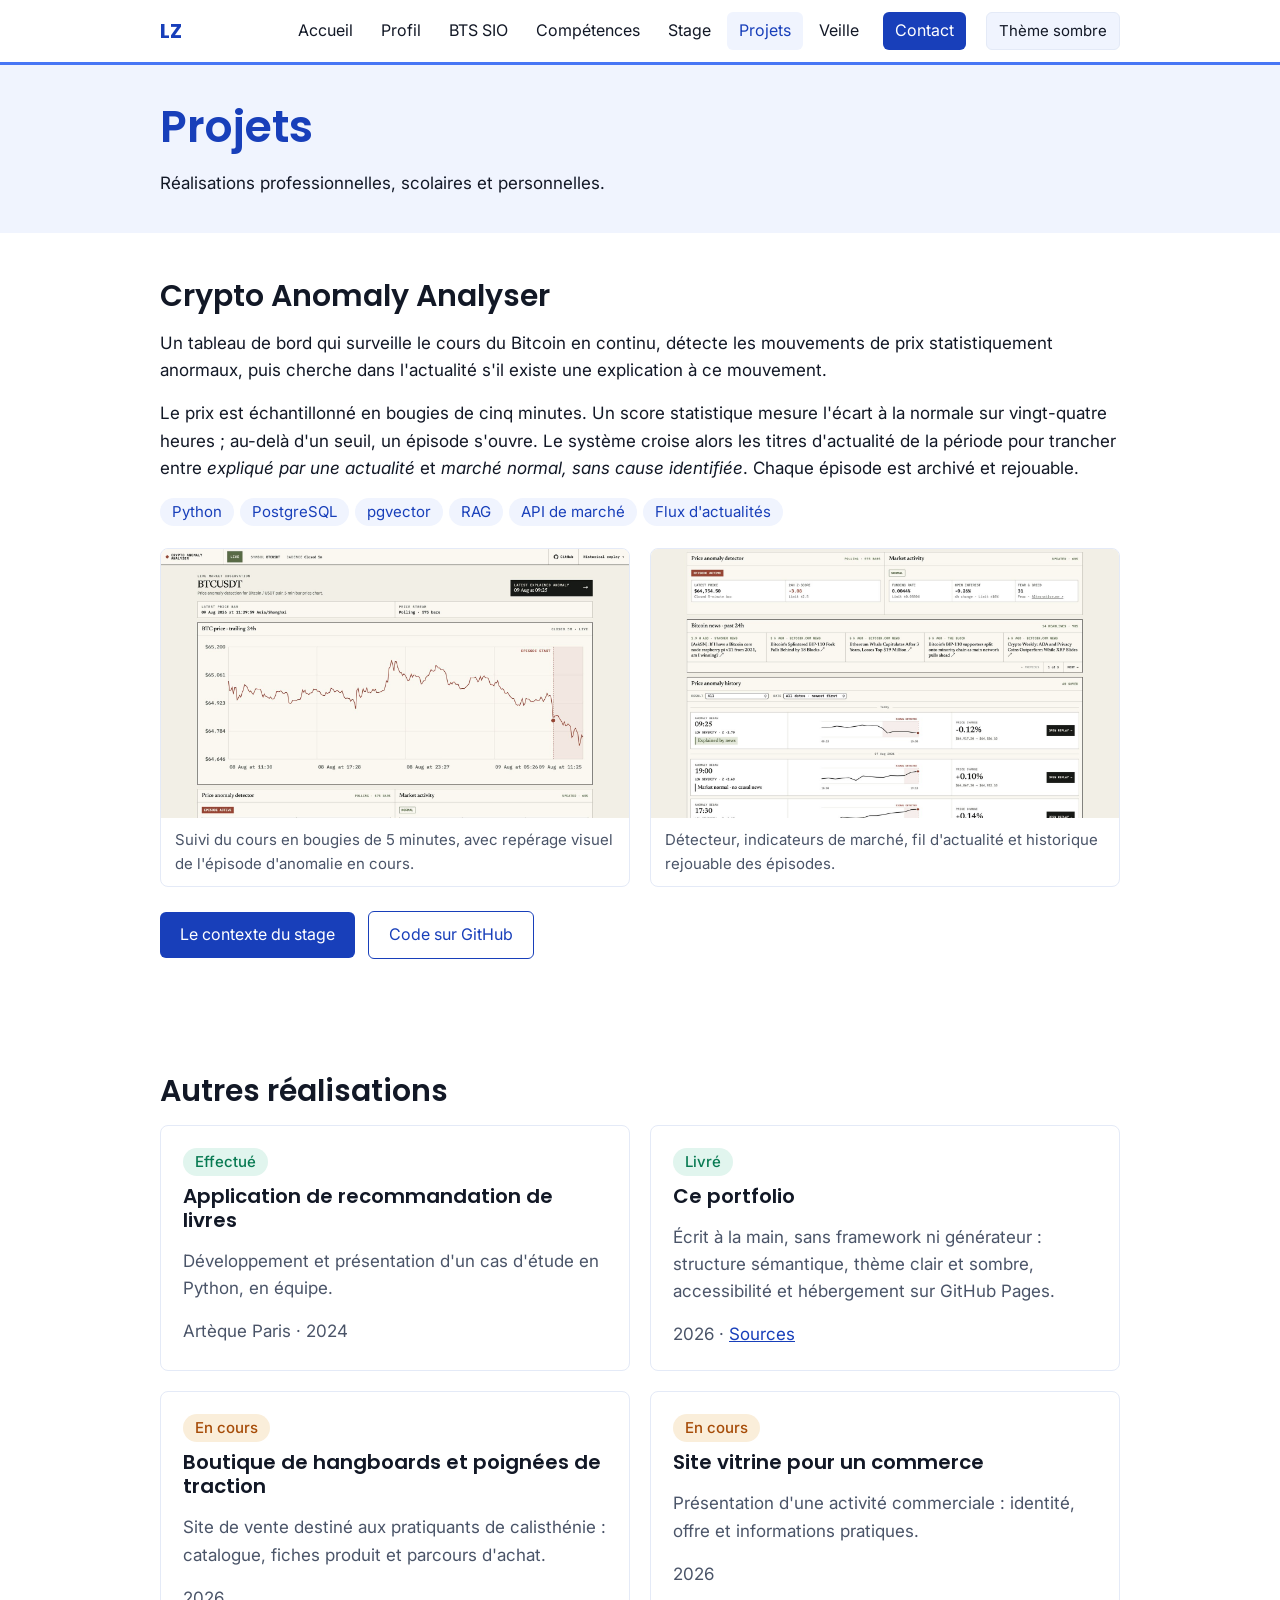
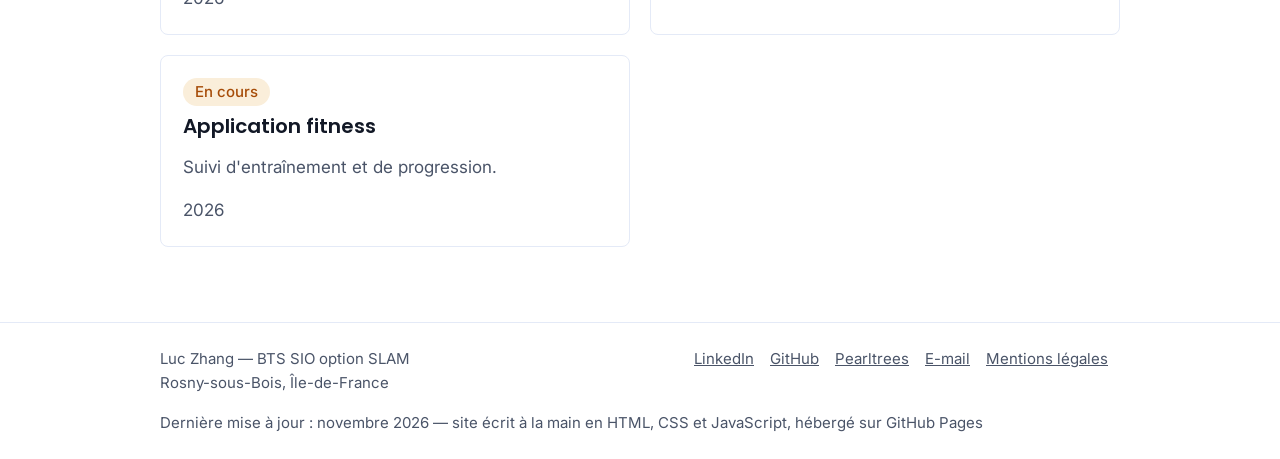
<file: projets.html>
<!DOCTYPE html>
<html lang="fr">
<head>
<meta charset="utf-8">
<meta name="viewport" content="width=device-width, initial-scale=1">
<title>Projets — Luc Zhang, BTS SIO option SLAM</title>
<meta name="description" content="Crypto Anomaly Analyser, application de recommandation, sites web et projets personnels. Réalisations scolaires, professionnelles et personnelles.">
<link rel="stylesheet" href="https://fonts.googleapis.com/css2?family=Poppins:wght@500;600;700&family=Inter:wght@400;500;600&display=swap">
<link rel="stylesheet" href="assets/css/style.css">
<script src="assets/js/main.js"></script>
</head>
<body>
<a class="evitement" href="#contenu">Aller au contenu</a>

<header class="entete">
  <div class="conteneur entete-ligne">
    <a class="logo" href="index.html">LZ</a>
    <button class="bouton-menu" id="bouton-menu" type="button" aria-expanded="false">Menu</button>
    <nav class="menu" id="menu" aria-label="Navigation principale">
      <ul>
        <li><a href="index.html">Accueil</a></li>
        <li><a href="profil.html">Profil</a></li>
        <li><a href="bts-sio.html">BTS SIO</a></li>
        <li class="parent">
          <a href="competences.html">Compétences</a>
          <ul class="sous-menu">
            <li><a href="competences.html">Référentiel<span>Les compétences et leurs preuves</span></a></li>
            <li><a href="certifications.html">Certifications</a></li>
          </ul>
        </li>
        <li class="parent">
          <a href="stage-1.html">Stage</a>
          <ul class="sous-menu">
            <li><a href="stage-1.html">1<sup>re</sup> année<span>ZENG Expertise — effectué</span></a></li>
            <li><a href="stage-2.html">2<sup>e</sup> année<span>À venir</span></a></li>
          </ul>
        </li>
        <li><a href="projets.html" aria-current="page">Projets</a></li>
        <li><a href="veille.html">Veille</a></li>
        <li><a href="contact.html" class="lien-contact">Contact</a></li>
      </ul>
    </nav>
    <button class="bouton-theme" id="bouton-theme" type="button">Thème sombre</button>
  </div>
</header>

<main id="contenu">

<section class="entete-page">
  <div class="conteneur">
    <h1>Projets</h1>
    <p>Réalisations professionnelles, scolaires et personnelles.</p>
  </div>
</section>

<section class="section">
  <div class="conteneur">
    <h2>Crypto Anomaly Analyser</h2>
    <p>Un tableau de bord qui surveille le cours du Bitcoin en continu, détecte les mouvements de prix statistiquement anormaux, puis cherche dans l'actualité s'il existe une explication à ce mouvement.</p>
    <p>Le prix est échantillonné en bougies de cinq minutes. Un score statistique mesure l'écart à la normale sur vingt-quatre heures ; au-delà d'un seuil, un épisode s'ouvre. Le système croise alors les titres d'actualité de la période pour trancher entre <em>expliqué par une actualité</em> et <em>marché normal, sans cause identifiée</em>. Chaque épisode est archivé et rejouable.</p>
    <p><span class="tag">Python</span><span class="tag">PostgreSQL</span><span class="tag">pgvector</span><span class="tag">RAG</span><span class="tag">API de marché</span><span class="tag">Flux d'actualités</span></p>
    <div class="grille-2">
      <figure>
        <img src="assets/img/crypto-dashboard.jpg" alt="Tableau de bord affichant le cours du Bitcoin sur 24 heures avec une zone d'anomalie signalée" loading="lazy">
        <figcaption>Suivi du cours en bougies de 5 minutes, avec repérage visuel de l'épisode d'anomalie en cours.</figcaption>
      </figure>
      <figure>
        <img src="assets/img/crypto-detector.jpg" alt="Détecteur d'anomalies, indicateurs de marché, fil d'actualité et historique des épisodes détectés" loading="lazy">
        <figcaption>Détecteur, indicateurs de marché, fil d'actualité et historique rejouable des épisodes.</figcaption>
      </figure>
    </div>
    <p class="espace-haut">
      <a class="bouton" href="stage-1.html">Le contexte du stage</a>
      <a class="bouton bouton-clair" href="https://github.com/Zeng-Zer/crypto-analyser">Code sur GitHub</a>
    </p>
  </div>
</section>

<section class="section">
  <div class="conteneur">
    <h2>Autres réalisations</h2>
    <div class="grille-2">
      <article class="carte">
        <span class="statut statut-ok">Effectué</span>
        <h3>Application de recommandation de livres</h3>
        <p class="gris">Développement et présentation d'un cas d'étude en Python, en équipe.</p>
        <p class="gris">Artèque Paris · 2024</p>
      </article>
      <article class="carte">
        <span class="statut statut-ok">Livré</span>
        <h3>Ce portfolio</h3>
        <p class="gris">Écrit à la main, sans framework ni générateur : structure sémantique, thème clair et sombre, accessibilité et hébergement sur GitHub Pages.</p>
        <p class="gris">2026 · <a href="https://github.com/luckk11/portfolio-bts-sio-simple">Sources</a></p>
      </article>
      <article class="carte">
        <span class="statut statut-attente">En cours</span>
        <h3>Boutique de hangboards et poignées de traction</h3>
        <p class="gris">Site de vente destiné aux pratiquants de calisthénie : catalogue, fiches produit et parcours d'achat.</p>
        <p class="gris">2026</p>
      </article>
      <article class="carte">
        <span class="statut statut-attente">En cours</span>
        <h3>Site vitrine pour un commerce</h3>
        <p class="gris">Présentation d'une activité commerciale : identité, offre et informations pratiques.</p>
        <p class="gris">2026</p>
      </article>
      <article class="carte">
        <span class="statut statut-attente">En cours</span>
        <h3>Application fitness</h3>
        <p class="gris">Suivi d'entraînement et de progression.</p>
        <p class="gris">2026</p>
      </article>
    </div>
  </div>
</section>

</main>

<footer class="pied">
  <div class="conteneur pied-ligne">
    <p>Luc Zhang — BTS SIO option SLAM<br>Rosny-sous-Bois, Île-de-France</p>
    <nav aria-label="Liens externes">
      <a href="https://www.linkedin.com/in/luczhang8/">LinkedIn</a>
      <a href="https://github.com/luckk11">GitHub</a>
      <a href="https://www.pearltrees.com/lucque">Pearltrees</a>
      <a href="mailto:zhg.luc2909@gmail.com">E-mail</a>
      <a href="mentions-legales.html">Mentions légales</a>
    </nav>
  </div>
  <div class="conteneur">
    Dernière mise à jour : novembre 2026 — site écrit à la main en HTML, CSS et JavaScript, hébergé sur GitHub Pages
  </div>
</footer>

</body>
</html>
</file>
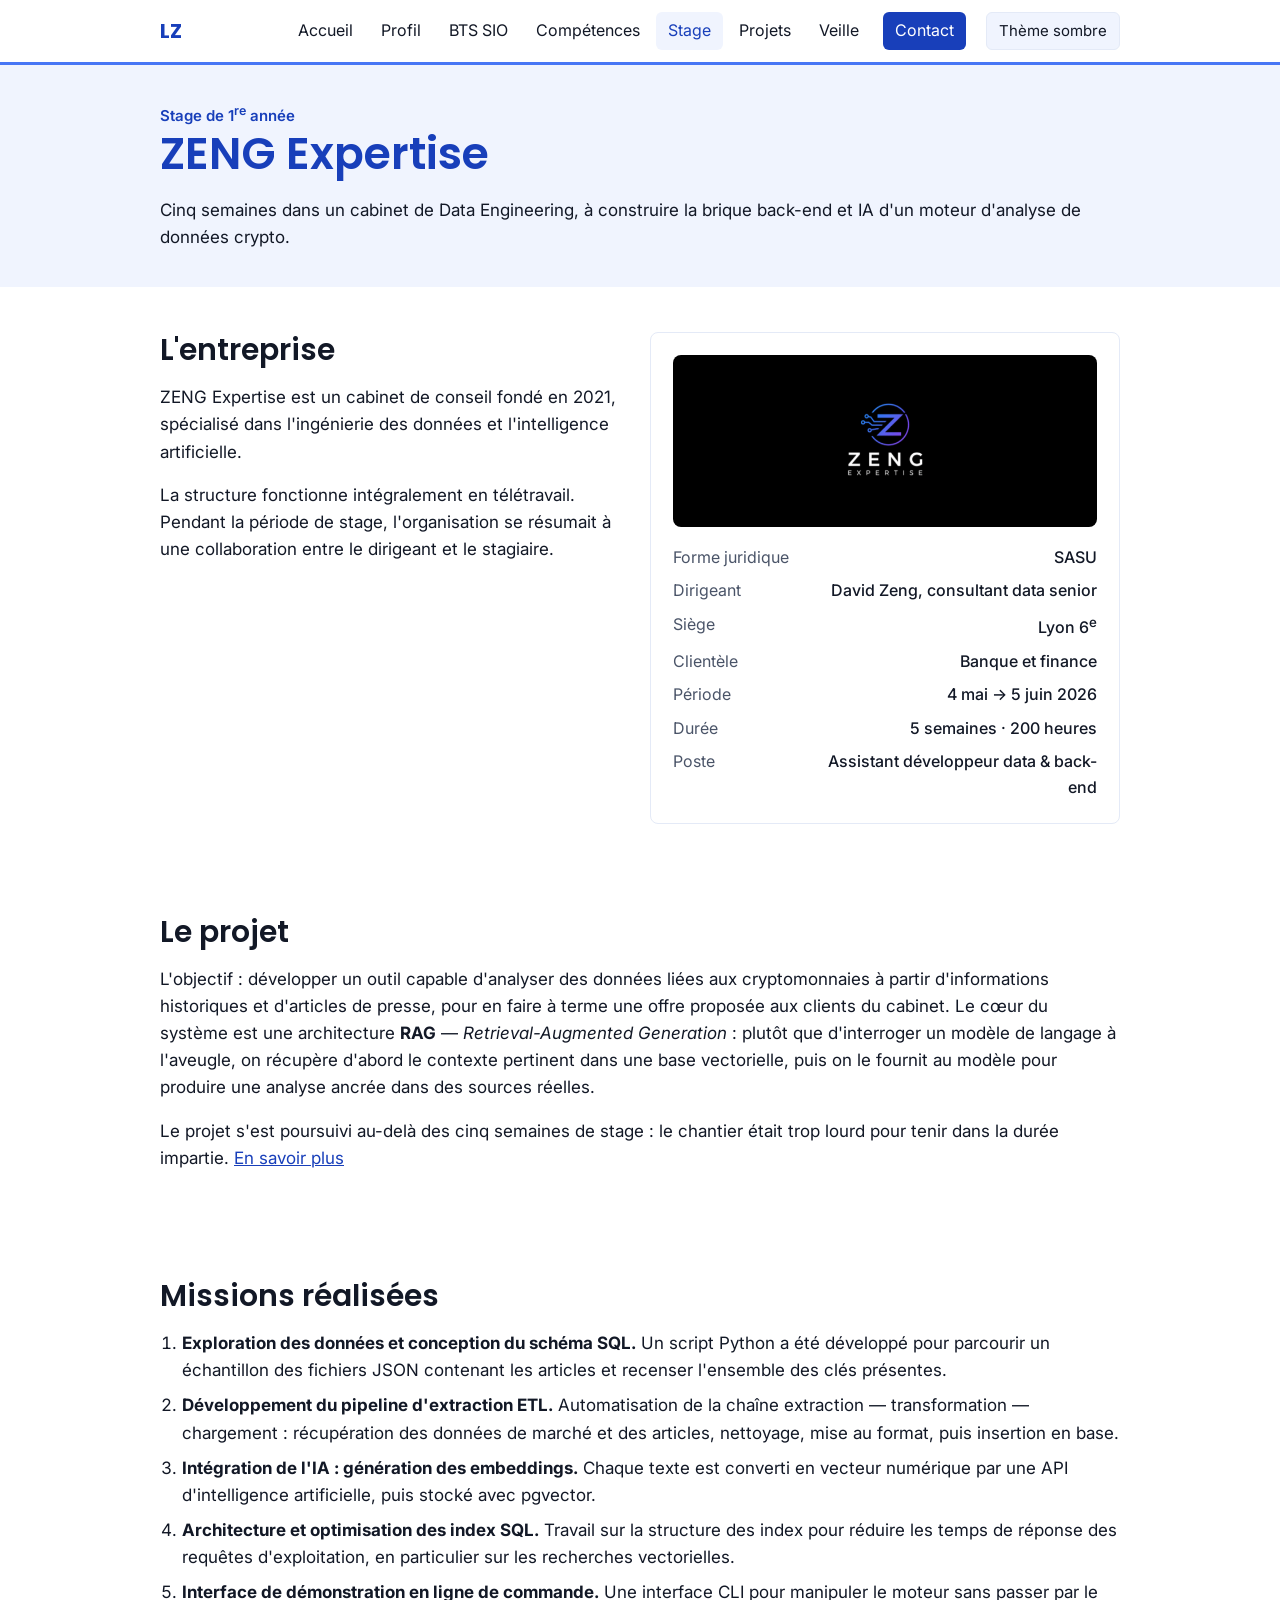
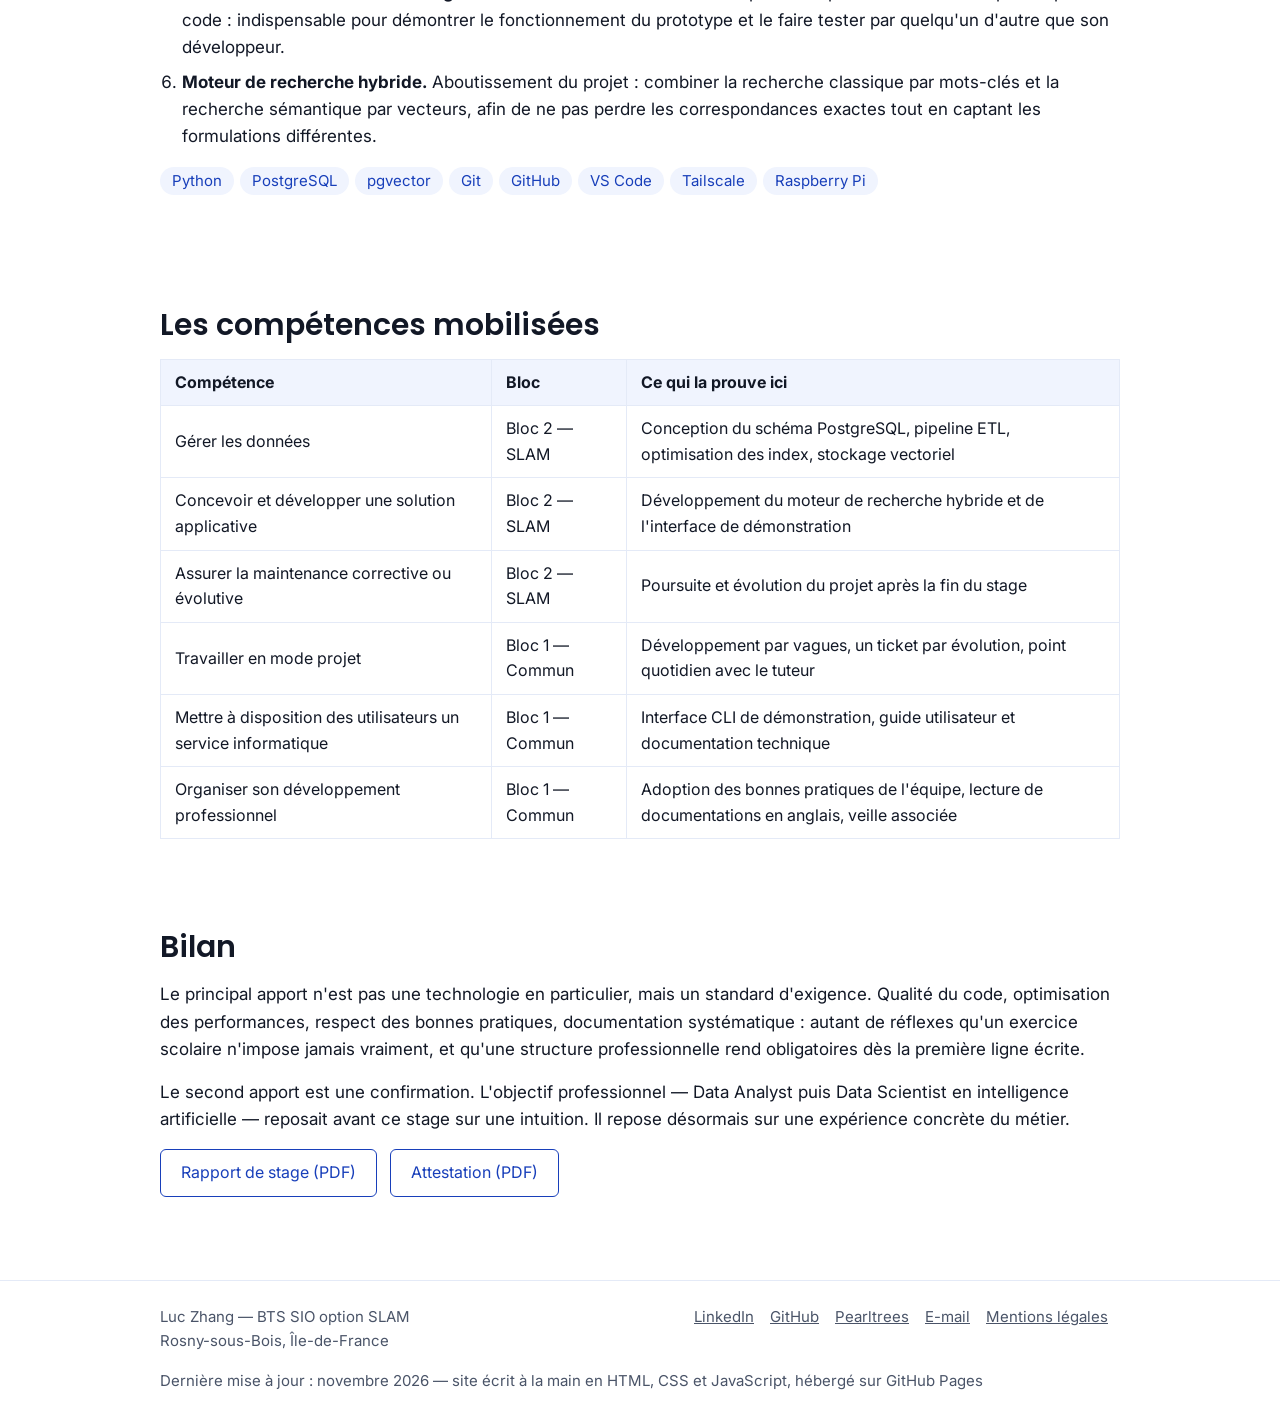
<file: stage-1.html>
<!DOCTYPE html>
<html lang="fr">
<head>
<meta charset="utf-8">
<meta name="viewport" content="width=device-width, initial-scale=1">
<title>Stage de 1re année chez ZENG Expertise — Luc Zhang</title>
<meta name="description" content="Cinq semaines chez ZENG Expertise, cabinet de Data Engineering : conception d'un schéma PostgreSQL, pipeline ETL en Python et architecture RAG pour un moteur d'analyse de données crypto.">
<link rel="stylesheet" href="https://fonts.googleapis.com/css2?family=Poppins:wght@500;600;700&family=Inter:wght@400;500;600&display=swap">
<link rel="stylesheet" href="assets/css/style.css">
<script src="assets/js/main.js"></script>
</head>
<body>
<a class="evitement" href="#contenu">Aller au contenu</a>

<header class="entete">
  <div class="conteneur entete-ligne">
    <a class="logo" href="index.html">LZ</a>
    <button class="bouton-menu" id="bouton-menu" type="button" aria-expanded="false">Menu</button>
    <nav class="menu" id="menu" aria-label="Navigation principale">
      <ul>
        <li><a href="index.html">Accueil</a></li>
        <li><a href="profil.html">Profil</a></li>
        <li><a href="bts-sio.html">BTS SIO</a></li>
        <li class="parent">
          <a href="competences.html">Compétences</a>
          <ul class="sous-menu">
            <li><a href="competences.html">Référentiel<span>Les compétences et leurs preuves</span></a></li>
            <li><a href="certifications.html">Certifications</a></li>
          </ul>
        </li>
        <li class="parent">
          <a href="stage-1.html" aria-current="page">Stage</a>
          <ul class="sous-menu">
            <li><a href="stage-1.html">1<sup>re</sup> année<span>ZENG Expertise — effectué</span></a></li>
            <li><a href="stage-2.html">2<sup>e</sup> année<span>À venir</span></a></li>
          </ul>
        </li>
        <li><a href="projets.html">Projets</a></li>
        <li><a href="veille.html">Veille</a></li>
        <li><a href="contact.html" class="lien-contact">Contact</a></li>
      </ul>
    </nav>
    <button class="bouton-theme" id="bouton-theme" type="button">Thème sombre</button>
  </div>
</header>

<main id="contenu">

<section class="entete-page">
  <div class="conteneur">
    <p class="etiquette">Stage de 1<sup>re</sup> année</p>
    <h1>ZENG Expertise</h1>
    <p>Cinq semaines dans un cabinet de Data Engineering, à construire la brique back-end et IA d'un moteur d'analyse de données crypto.</p>
  </div>
</section>

<section class="section">
  <div class="conteneur grille-2">
    <div>
      <h2>L'entreprise</h2>
      <p>ZENG Expertise est un cabinet de conseil fondé en 2021, spécialisé dans l'ingénierie des données et l'intelligence artificielle.</p>
      <p>La structure fonctionne intégralement en télétravail. Pendant la période de stage, l'organisation se résumait à une collaboration entre le dirigeant et le stagiaire.</p>
    </div>
    <aside class="carte">
      <div class="logo-zeng"><img src="assets/img/logo-zeng.png" alt="Logo de ZENG Expertise" width="132"></div>
      <dl class="fiche">
        <dt>Forme juridique</dt><dd>SASU</dd>
        <dt>Dirigeant</dt><dd>David Zeng, consultant data senior</dd>
        <dt>Siège</dt><dd>Lyon 6<sup>e</sup></dd>
        <dt>Clientèle</dt><dd>Banque et finance</dd>
        <dt>Période</dt><dd>4 mai → 5 juin 2026</dd>
        <dt>Durée</dt><dd>5 semaines · 200 heures</dd>
        <dt>Poste</dt><dd>Assistant développeur data &amp; back-end</dd>
      </dl>
    </aside>
  </div>
</section>

<section class="section">
  <div class="conteneur">
    <h2>Le projet</h2>
    <p>L'objectif : développer un outil capable d'analyser des données liées aux cryptomonnaies à partir d'informations historiques et d'articles de presse, pour en faire à terme une offre proposée aux clients du cabinet. Le cœur du système est une architecture <strong>RAG</strong> — <em>Retrieval-Augmented Generation</em> : plutôt que d'interroger un modèle de langage à l'aveugle, on récupère d'abord le contexte pertinent dans une base vectorielle, puis on le fournit au modèle pour produire une analyse ancrée dans des sources réelles.</p>
    <p>Le projet s'est poursuivi au-delà des cinq semaines de stage : le chantier était trop lourd pour tenir dans la durée impartie. <a href="projets.html">En savoir plus</a></p>
  </div>
</section>

<section class="section">
  <div class="conteneur">
    <h2>Missions réalisées</h2>
    <ol>
      <li><b>Exploration des données et conception du schéma SQL.</b> Un script Python a été développé pour parcourir un échantillon des fichiers JSON contenant les articles et recenser l'ensemble des clés présentes.</li>
      <li><b>Développement du pipeline d'extraction ETL.</b> Automatisation de la chaîne extraction — transformation — chargement : récupération des données de marché et des articles, nettoyage, mise au format, puis insertion en base.</li>
      <li><b>Intégration de l'IA : génération des embeddings.</b> Chaque texte est converti en vecteur numérique par une API d'intelligence artificielle, puis stocké avec pgvector.</li>
      <li><b>Architecture et optimisation des index SQL.</b> Travail sur la structure des index pour réduire les temps de réponse des requêtes d'exploitation, en particulier sur les recherches vectorielles.</li>
      <li><b>Interface de démonstration en ligne de commande.</b> Une interface CLI pour manipuler le moteur sans passer par le code : indispensable pour démontrer le fonctionnement du prototype et le faire tester par quelqu'un d'autre que son développeur.</li>
      <li><b>Moteur de recherche hybride.</b> Aboutissement du projet : combiner la recherche classique par mots-clés et la recherche sémantique par vecteurs, afin de ne pas perdre les correspondances exactes tout en captant les formulations différentes.</li>
    </ol>
    <p><span class="tag">Python</span><span class="tag">PostgreSQL</span><span class="tag">pgvector</span><span class="tag">Git</span><span class="tag">GitHub</span><span class="tag">VS Code</span><span class="tag">Tailscale</span><span class="tag">Raspberry Pi</span></p>
  </div>
</section>

<section class="section">
  <div class="conteneur">
    <h2>Les compétences mobilisées</h2>
    <div class="tableau">
      <table>
        <thead>
          <tr>
            <th scope="col">Compétence</th>
            <th scope="col">Bloc</th>
            <th scope="col">Ce qui la prouve ici</th>
          </tr>
        </thead>
        <tbody>
          <tr>
            <td>Gérer les données</td>
            <td>Bloc 2 — SLAM</td>
            <td>Conception du schéma PostgreSQL, pipeline ETL, optimisation des index, stockage vectoriel</td>
          </tr>
          <tr>
            <td>Concevoir et développer une solution applicative</td>
            <td>Bloc 2 — SLAM</td>
            <td>Développement du moteur de recherche hybride et de l'interface de démonstration</td>
          </tr>
          <tr>
            <td>Assurer la maintenance corrective ou évolutive</td>
            <td>Bloc 2 — SLAM</td>
            <td>Poursuite et évolution du projet après la fin du stage</td>
          </tr>
          <tr>
            <td>Travailler en mode projet</td>
            <td>Bloc 1 — Commun</td>
            <td>Développement par vagues, un ticket par évolution, point quotidien avec le tuteur</td>
          </tr>
          <tr>
            <td>Mettre à disposition des utilisateurs un service informatique</td>
            <td>Bloc 1 — Commun</td>
            <td>Interface CLI de démonstration, guide utilisateur et documentation technique</td>
          </tr>
          <tr>
            <td>Organiser son développement professionnel</td>
            <td>Bloc 1 — Commun</td>
            <td>Adoption des bonnes pratiques de l'équipe, lecture de documentations en anglais, veille associée</td>
          </tr>
        </tbody>
      </table>
    </div>
  </div>
</section>

<section class="section">
  <div class="conteneur">
    <h2>Bilan</h2>
    <p>Le principal apport n'est pas une technologie en particulier, mais un standard d'exigence. Qualité du code, optimisation des performances, respect des bonnes pratiques, documentation systématique : autant de réflexes qu'un exercice scolaire n'impose jamais vraiment, et qu'une structure professionnelle rend obligatoires dès la première ligne écrite.</p>
    <p>Le second apport est une confirmation. L'objectif professionnel — Data Analyst puis Data Scientist en intelligence artificielle — reposait avant ce stage sur une intuition. Il repose désormais sur une expérience concrète du métier.</p>
    <a class="bouton bouton-clair" href="assets/docs/rapport-de-stage.pdf">Rapport de stage (PDF)</a>
    <a class="bouton bouton-clair" href="assets/docs/attestation-de-stage.pdf">Attestation (PDF)</a>
  </div>
</section>

</main>

<footer class="pied">
  <div class="conteneur pied-ligne">
    <p>Luc Zhang — BTS SIO option SLAM<br>Rosny-sous-Bois, Île-de-France</p>
    <nav aria-label="Liens externes">
      <a href="https://www.linkedin.com/in/luczhang8/">LinkedIn</a>
      <a href="https://github.com/luckk11">GitHub</a>
      <a href="https://www.pearltrees.com/lucque">Pearltrees</a>
      <a href="mailto:zhg.luc2909@gmail.com">E-mail</a>
      <a href="mentions-legales.html">Mentions légales</a>
    </nav>
  </div>
  <div class="conteneur">
    Dernière mise à jour : novembre 2026 — site écrit à la main en HTML, CSS et JavaScript, hébergé sur GitHub Pages
  </div>
</footer>

</body>
</html>
</file>
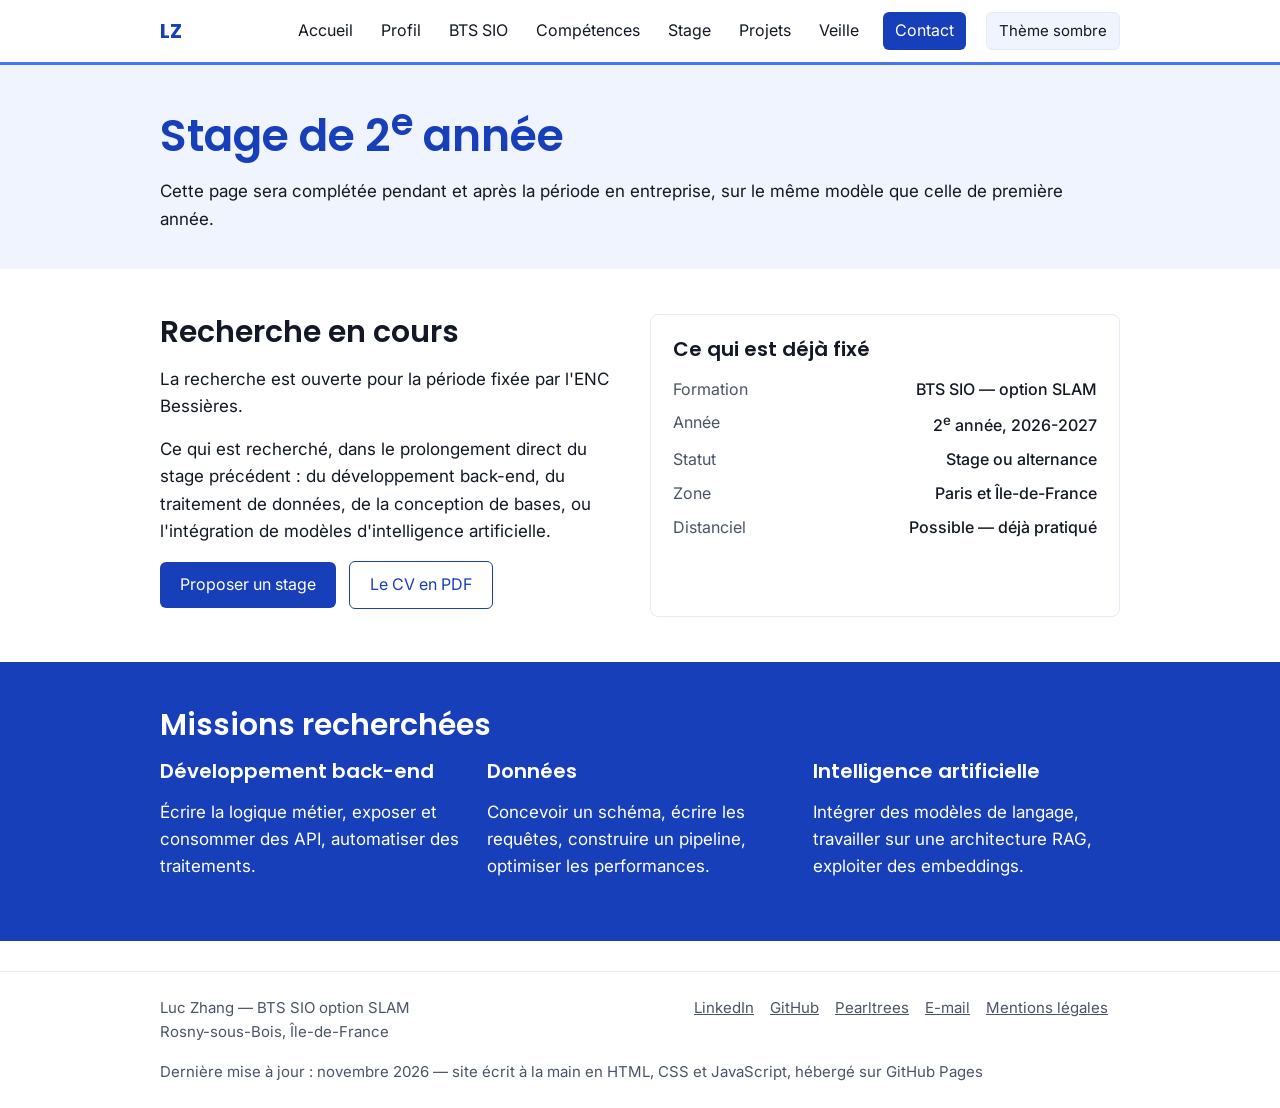
<file: stage-2.html>
<!DOCTYPE html>
<html lang="fr">
<head>
<meta charset="utf-8">
<meta name="viewport" content="width=device-width, initial-scale=1">
<title>Stage de 2e année — Luc Zhang, BTS SIO option SLAM</title>
<meta name="description" content="Recherche d'un stage ou d'une alternance de 2e année en développement back-end, données et intelligence artificielle. Île-de-France.">
<link rel="stylesheet" href="https://fonts.googleapis.com/css2?family=Poppins:wght@500;600;700&family=Inter:wght@400;500;600&display=swap">
<link rel="stylesheet" href="assets/css/style.css">
<script src="assets/js/main.js"></script>
</head>
<body>
<a class="evitement" href="#contenu">Aller au contenu</a>

<header class="entete">
  <div class="conteneur entete-ligne">
    <a class="logo" href="index.html">LZ</a>
    <button class="bouton-menu" id="bouton-menu" type="button" aria-expanded="false">Menu</button>
    <nav class="menu" id="menu" aria-label="Navigation principale">
      <ul>
        <li><a href="index.html">Accueil</a></li>
        <li><a href="profil.html">Profil</a></li>
        <li><a href="bts-sio.html">BTS SIO</a></li>
        <li class="parent">
          <a href="competences.html">Compétences</a>
          <ul class="sous-menu">
            <li><a href="competences.html">Référentiel<span>Les compétences et leurs preuves</span></a></li>
            <li><a href="certifications.html">Certifications</a></li>
          </ul>
        </li>
        <li class="parent">
          <a href="stage-1.html">Stage</a>
          <ul class="sous-menu">
            <li><a href="stage-1.html">1<sup>re</sup> année<span>ZENG Expertise — effectué</span></a></li>
            <li><a href="stage-2.html" aria-current="page">2<sup>e</sup> année<span>À venir</span></a></li>
          </ul>
        </li>
        <li><a href="projets.html">Projets</a></li>
        <li><a href="veille.html">Veille</a></li>
        <li><a href="contact.html" class="lien-contact">Contact</a></li>
      </ul>
    </nav>
    <button class="bouton-theme" id="bouton-theme" type="button">Thème sombre</button>
  </div>
</header>

<main id="contenu">

<section class="entete-page">
  <div class="conteneur">
    <h1>Stage de 2<sup>e</sup> année</h1>
    <p>Cette page sera complétée pendant et après la période en entreprise, sur le même modèle que celle de première année.</p>
  </div>
</section>

<section class="section">
  <div class="conteneur grille-2">
    <div>
      <h2>Recherche en cours</h2>
      <p>La recherche est ouverte pour la période fixée par l'ENC Bessières.</p>
      <p>Ce qui est recherché, dans le prolongement direct du stage précédent : du développement back-end, du traitement de données, de la conception de bases, ou l'intégration de modèles d'intelligence artificielle.</p>
      <a class="bouton" href="contact.html">Proposer un stage</a>
      <a class="bouton bouton-clair" href="assets/docs/cv-luc-zhang.pdf" download>Le CV en PDF</a>
    </div>
    <aside class="carte">
      <h3>Ce qui est déjà fixé</h3>
      <dl class="fiche">
        <dt>Formation</dt><dd>BTS SIO — option SLAM</dd>
        <dt>Année</dt><dd>2<sup>e</sup> année, 2026-2027</dd>
        <dt>Statut</dt><dd>Stage ou alternance</dd>
        <dt>Zone</dt><dd>Paris et Île-de-France</dd>
        <dt>Distanciel</dt><dd>Possible — déjà pratiqué</dd>
      </dl>
    </aside>
  </div>
</section>

<section class="section bloc-bleu">
  <div class="conteneur">
    <h2>Missions recherchées</h2>
    <div class="grille-3">
      <div>
        <h3>Développement back-end</h3>
        <p>Écrire la logique métier, exposer et consommer des API, automatiser des traitements.</p>
      </div>
      <div>
        <h3>Données</h3>
        <p>Concevoir un schéma, écrire les requêtes, construire un pipeline, optimiser les performances.</p>
      </div>
      <div>
        <h3>Intelligence artificielle</h3>
        <p>Intégrer des modèles de langage, travailler sur une architecture RAG, exploiter des embeddings.</p>
      </div>
    </div>
  </div>
</section>

</main>

<footer class="pied">
  <div class="conteneur pied-ligne">
    <p>Luc Zhang — BTS SIO option SLAM<br>Rosny-sous-Bois, Île-de-France</p>
    <nav aria-label="Liens externes">
      <a href="https://www.linkedin.com/in/luczhang8/">LinkedIn</a>
      <a href="https://github.com/luckk11">GitHub</a>
      <a href="https://www.pearltrees.com/lucque">Pearltrees</a>
      <a href="mailto:zhg.luc2909@gmail.com">E-mail</a>
      <a href="mentions-legales.html">Mentions légales</a>
    </nav>
  </div>
  <div class="conteneur">
    Dernière mise à jour : novembre 2026 — site écrit à la main en HTML, CSS et JavaScript, hébergé sur GitHub Pages
  </div>
</footer>

</body>
</html>
</file>
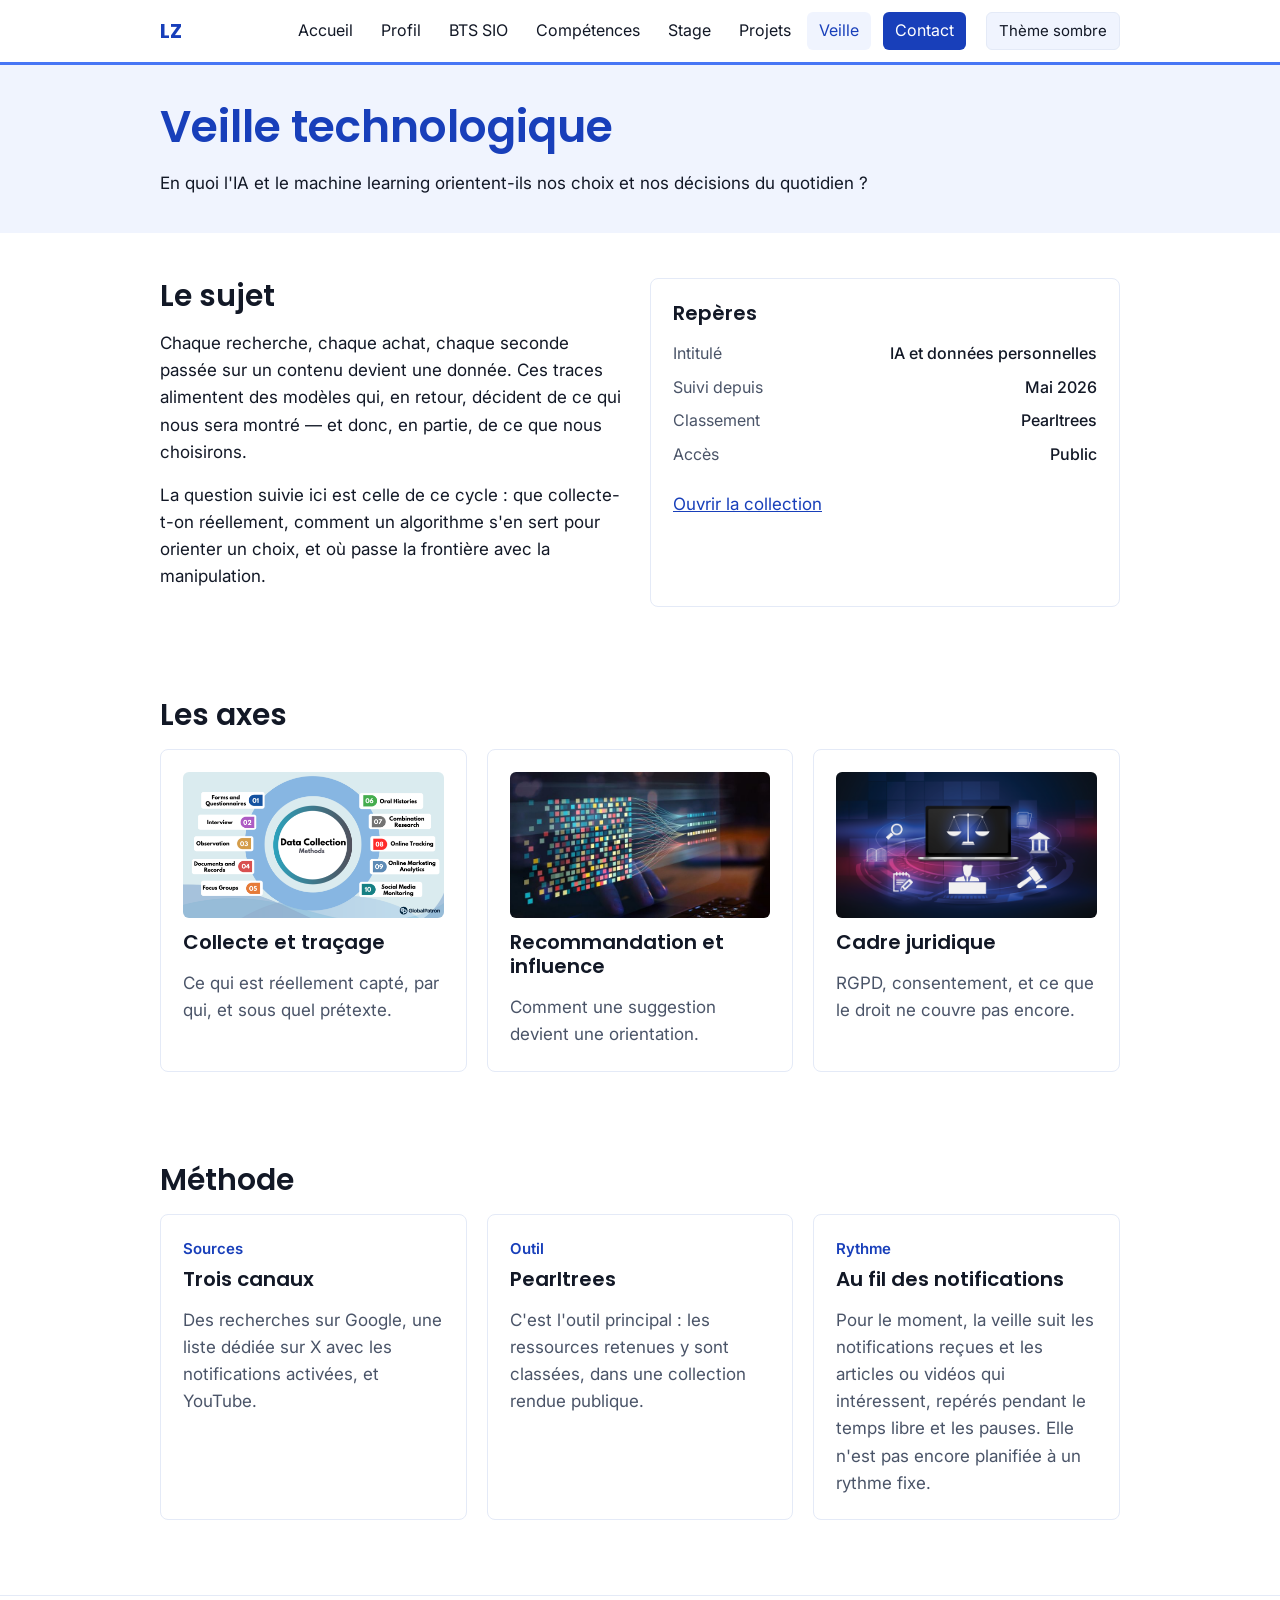
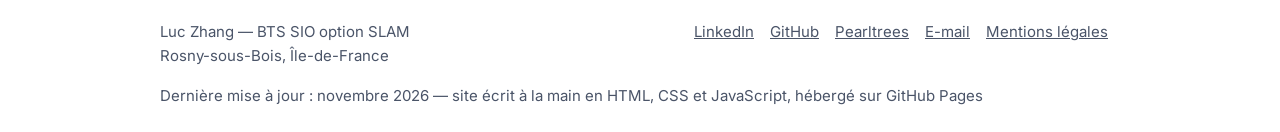
<file: veille.html>
<!DOCTYPE html>
<html lang="fr">
<head>
<meta charset="utf-8">
<meta name="viewport" content="width=device-width, initial-scale=1">
<title>Veille technologique — Luc Zhang, BTS SIO option SLAM</title>
<meta name="description" content="En quoi l'IA et le machine learning orientent-ils nos choix et nos décisions du quotidien ? Sujet de veille, méthode, sources et collection Pearltrees.">
<link rel="stylesheet" href="https://fonts.googleapis.com/css2?family=Poppins:wght@500;600;700&family=Inter:wght@400;500;600&display=swap">
<link rel="stylesheet" href="assets/css/style.css">
<script src="assets/js/main.js"></script>
</head>
<body>
<a class="evitement" href="#contenu">Aller au contenu</a>

<header class="entete">
  <div class="conteneur entete-ligne">
    <a class="logo" href="index.html">LZ</a>
    <button class="bouton-menu" id="bouton-menu" type="button" aria-expanded="false">Menu</button>
    <nav class="menu" id="menu" aria-label="Navigation principale">
      <ul>
        <li><a href="index.html">Accueil</a></li>
        <li><a href="profil.html">Profil</a></li>
        <li><a href="bts-sio.html">BTS SIO</a></li>
        <li class="parent">
          <a href="competences.html">Compétences</a>
          <ul class="sous-menu">
            <li><a href="competences.html">Référentiel<span>Les compétences et leurs preuves</span></a></li>
            <li><a href="certifications.html">Certifications</a></li>
          </ul>
        </li>
        <li class="parent">
          <a href="stage-1.html">Stage</a>
          <ul class="sous-menu">
            <li><a href="stage-1.html">1<sup>re</sup> année<span>ZENG Expertise — effectué</span></a></li>
            <li><a href="stage-2.html">2<sup>e</sup> année<span>À venir</span></a></li>
          </ul>
        </li>
        <li><a href="projets.html">Projets</a></li>
        <li><a href="veille.html" aria-current="page">Veille</a></li>
        <li><a href="contact.html" class="lien-contact">Contact</a></li>
      </ul>
    </nav>
    <button class="bouton-theme" id="bouton-theme" type="button">Thème sombre</button>
  </div>
</header>

<main id="contenu">

<section class="entete-page">
  <div class="conteneur">
    <h1>Veille technologique</h1>
    <p>En quoi l'IA et le machine learning orientent-ils nos choix et nos décisions du quotidien ?</p>
  </div>
</section>

<section class="section">
  <div class="conteneur grille-2">
    <div>
      <h2>Le sujet</h2>
      <p>Chaque recherche, chaque achat, chaque seconde passée sur un contenu devient une donnée. Ces traces alimentent des modèles qui, en retour, décident de ce qui nous sera montré — et donc, en partie, de ce que nous choisirons.</p>
      <p>La question suivie ici est celle de ce cycle : que collecte-t-on réellement, comment un algorithme s'en sert pour orienter un choix, et où passe la frontière avec la manipulation.</p>
    </div>
    <aside class="carte">
      <h3>Repères</h3>
      <dl class="fiche">
        <dt>Intitulé</dt><dd>IA et données personnelles</dd>
        <dt>Suivi depuis</dt><dd>Mai 2026</dd>
        <dt>Classement</dt><dd>Pearltrees</dd>
        <dt>Accès</dt><dd>Public</dd>
      </dl>
      <p class="espace-haut"><a href="https://www.pearltrees.com/lucque">Ouvrir la collection</a></p>
    </aside>
  </div>
</section>

<section class="section">
  <div class="conteneur">
    <h2>Les axes</h2>
    <div class="grille-3">
      <article class="carte axe">
        <img src="assets/img/veille-1.png" alt="Schéma des méthodes de collecte de données, dont les formulaires, l'observation, le suivi en ligne et la surveillance des réseaux sociaux" loading="lazy">
        <h3>Collecte et traçage</h3>
        <p class="gris">Ce qui est réellement capté, par qui, et sous quel prétexte.</p>
      </article>
      <article class="carte axe">
        <img src="assets/img/veille-2.jpg" alt="Devant un clavier, des carrés de couleur représentant des données convergent en lignes vers quelques résultats triés" loading="lazy">
        <h3>Recommandation et influence</h3>
        <p class="gris">Comment une suggestion devient une orientation.</p>
      </article>
      <article class="carte axe">
        <img src="assets/img/veille-3.webp" alt="Un ordinateur portable affiche une balance de la justice, entouré d'icônes de documents, d'un tribunal et d'un marteau de juge" loading="lazy">
        <h3>Cadre juridique</h3>
        <p class="gris">RGPD, consentement, et ce que le droit ne couvre pas encore.</p>
      </article>
    </div>
  </div>
</section>

<section class="section">
  <div class="conteneur">
    <h2>Méthode</h2>
    <div class="grille-3">
      <article class="carte">
        <p class="etiquette">Sources</p>
        <h3>Trois canaux</h3>
        <p class="gris">Des recherches sur Google, une liste dédiée sur X avec les notifications activées, et YouTube.</p>
      </article>
      <article class="carte">
        <p class="etiquette">Outil</p>
        <h3>Pearltrees</h3>
        <p class="gris">C'est l'outil principal : les ressources retenues y sont classées, dans une collection rendue publique.</p>
      </article>
      <article class="carte">
        <p class="etiquette">Rythme</p>
        <h3>Au fil des notifications</h3>
        <p class="gris">Pour le moment, la veille suit les notifications reçues et les articles ou vidéos qui intéressent, repérés pendant le temps libre et les pauses. Elle n'est pas encore planifiée à un rythme fixe.</p>
      </article>
    </div>
  </div>
</section>

</main>

<footer class="pied">
  <div class="conteneur pied-ligne">
    <p>Luc Zhang — BTS SIO option SLAM<br>Rosny-sous-Bois, Île-de-France</p>
    <nav aria-label="Liens externes">
      <a href="https://www.linkedin.com/in/luczhang8/">LinkedIn</a>
      <a href="https://github.com/luckk11">GitHub</a>
      <a href="https://www.pearltrees.com/lucque">Pearltrees</a>
      <a href="mailto:zhg.luc2909@gmail.com">E-mail</a>
      <a href="mentions-legales.html">Mentions légales</a>
    </nav>
  </div>
  <div class="conteneur">
    Dernière mise à jour : novembre 2026 — site écrit à la main en HTML, CSS et JavaScript, hébergé sur GitHub Pages
  </div>
</footer>

</body>
</html>
</file>
<file: assets/css/style.css>
/* Couleurs */
:root {
  --bleu: #183FBA;
  --bleu-fonce: #183FBA; /* reste foncé dans les deux thèmes */
  --bleu-vif: #4776F5; /* trop clair pour du texte : aplats uniquement */
  --bleu-pale: #AECBF5;
  --fond: #FFFFFF;
  --fond-clair: #F0F4FE;
  --fond-bloc: #183FBA;
  --sur-bleu: #FFFFFF; /* texte posé sur un bouton bleu */
  --blanc: #FFFFFF;
  --texte: #121826;
  --gris: #4A5468;
  --bordure: #E4EAF7;
  --vert: #087A52;
  --vert-fond: #E1F5EE;
  --orange: #A64C08;
  --orange-fond: #FAEEDA;
}

/* Thème sombre */
[data-theme="dark"] {
  color-scheme: dark;
  --bleu: #6C93F7;
  --bleu-pale: #8FB2F0;
  --fond: #0B1020;
  --fond-clair: #18213C;
  --fond-bloc: #152A63;
  --sur-bleu: #0B1020;
  --texte: #EAEEF9;
  --gris: #9BA7C2;
  --bordure: #222E4F;
  --vert: #34D399;
  --vert-fond: #10382D;
  --orange: #FBBF24;
  --orange-fond: #3A2A08;
}

/* Base */
* {
  box-sizing: border-box;
}

body {
  margin: 0;
  background: var(--fond);
  color: var(--texte);
  font-family: Inter, Arial, sans-serif;
  font-size: 17px;
  line-height: 1.6;
}

h1, h2, h3 {
  margin: 0 0 16px;
  font-family: Poppins, Arial, sans-serif;
  font-weight: 600;
  line-height: 1.2;
}

h1 {
  color: var(--bleu);
  font-size: 44px;
}

h2 {
  font-size: 30px;
}

h3 {
  font-size: 20px;
}

p {
  margin: 0 0 16px;
}

ul,
ol {
  margin: 0 0 16px;
  padding-left: 22px;
}

li {
  margin-bottom: 8px;
}

a {
  color: var(--bleu);
}

img {
  display: block;
  max-width: 100%;
  height: auto;
}

:focus-visible {
  outline: 3px solid var(--bleu);
  outline-offset: 2px;
}

/* Lien "Aller au contenu" : visible seulement au clavier */
.evitement {
  position: absolute;
  left: -9999px;
}

.evitement:focus {
  left: 10px;
  top: 10px;
  padding: 10px 16px;
  background: var(--bleu);
  color: var(--sur-bleu);
}

/* Mise en page */
.conteneur {
  max-width: 1000px;
  margin: 0 auto;
  padding: 0 20px;
}

.section {
  padding: 45px 0;
}

.grille-2,
.grille-3,
.grille-4 {
  display: grid;
  gap: 20px;
}

.grille-2 {
  grid-template-columns: 1fr 1fr;
}

.grille-3 {
  grid-template-columns: repeat(3, 1fr);
}

.grille-4 {
  grid-template-columns: repeat(4, 1fr);
}

.espace-haut {
  margin-top: 24px;
}

.gris {
  color: var(--gris);
}

/* En-tête et menu */
.entete {
  border-bottom: 3px solid var(--bleu-vif);
}

.entete-ligne {
  display: flex;
  flex-wrap: wrap;
  align-items: center;
  justify-content: space-between;
  gap: 8px 20px;
  padding-top: 12px;
  padding-bottom: 12px;
}

.logo {
  margin-right: auto;
  color: var(--bleu);
  font-family: Poppins, Arial, sans-serif;
  font-size: 20px;
  font-weight: 700;
  text-decoration: none;
}

.bouton-menu,
.bouton-theme {
  padding: 6px 12px;
  background: var(--fond-clair);
  border: 1px solid var(--bordure);
  border-radius: 6px;
  color: var(--texte);
  font: inherit;
  font-size: 15px;
  white-space: nowrap;
  cursor: pointer;
}

.bouton-menu {
  display: none;
}

.menu ul {
  margin: 0;
  padding: 0;
  list-style: none;
}

.menu > ul {
  display: flex;
  align-items: center;
  gap: 4px;
}

.menu li {
  position: relative;
  margin: 0;
}

.menu a {
  display: block;
  padding: 6px 12px;
  border-radius: 6px;
  color: var(--texte);
  font-size: 16px;
  text-decoration: none;
}

.menu a:hover,
.menu a[aria-current="page"] {
  background: var(--fond-clair);
  color: var(--bleu);
}

.menu a.lien-contact,
.menu a.lien-contact:hover {
  margin-left: 8px;
  background: var(--bleu);
  color: var(--sur-bleu);
}

/* Sous-menus de Compétences et de Stage */
.menu .sous-menu {
  display: none;
  position: absolute;
  top: 100%;
  left: 0;
  z-index: 10;
  min-width: 270px;
  padding: 6px;
  background: var(--fond);
  border: 1px solid var(--bordure);
  border-radius: 6px;
}

.menu .parent:hover .sous-menu,
.menu .parent:focus-within .sous-menu {
  display: block;
}

.sous-menu span {
  display: block;
  color: var(--gris);
  font-size: 15px;
}

/* Hauts de page */
.accueil {
  padding: 50px 0;
  background: var(--fond-clair);
  text-align: center;
}

.accueil h1 {
  margin-bottom: 12px;
  font-size: 52px;
}

.accueil h1 span {
  display: block;
  color: var(--texte);
  font-size: 26px;
  font-weight: 500;
}

.accroche {
  max-width: 720px;
  margin: 0 auto 24px;
}

.entete-page {
  padding: 36px 0;
  background: var(--fond-clair);
}

.entete-page p {
  margin-bottom: 0;
}

/* Section sur fond bleu */
.bloc-bleu {
  background: var(--fond-bloc);
  color: var(--blanc);
}

.bloc-bleu .etiquette {
  color: var(--bleu-pale);
}

.bloc-bleu :focus-visible {
  outline-color: var(--blanc);
}

/* Composants */
.etiquette {
  margin-bottom: 6px;
  color: var(--bleu);
  font-size: 15px;
  font-weight: 600;
}

.carte {
  padding: 22px;
  border: 1px solid var(--bordure);
  border-radius: 8px;
}

.carte p:last-child {
  margin-bottom: 0;
}

/* Cartes des options SISR et SLAM */
.option {
  border: 1px solid var(--bordure);
  border-radius: 8px;
  overflow: hidden;
}

.option-tete {
  position: relative;
  padding: 18px 22px;
  background: var(--fond-clair);
}

.option-tete h3 {
  margin-bottom: 4px;
  color: var(--bleu);
  font-size: 28px;
}

.option-tete p {
  margin: 0;
  color: var(--gris);
  font-size: 16px;
}

.option-tete .statut {
  position: absolute;
  top: 20px;
  right: 22px;
  margin: 0;
}

.option ul {
  margin: 0;
  padding: 18px 22px 12px 42px;
}

.option li::marker {
  color: var(--bleu);
}

.option-choisie {
  border: 2px solid var(--bleu);
}

.option-choisie .option-tete {
  background: var(--bleu);
}

.option-choisie .option-tete h3,
.option-choisie .option-tete p {
  color: var(--sur-bleu);
}

.note {
  margin: 20px 0;
  padding: 14px 18px;
  background: var(--fond-clair);
  border-left: 4px solid var(--bleu);
  color: var(--gris);
}

.note b {
  color: var(--texte);
}

.fiche {
  display: grid;
  grid-template-columns: auto 1fr;
  gap: 8px 16px;
  margin: 0;
  font-size: 16px;
}

.fiche dt {
  color: var(--gris);
}

.fiche dd {
  margin: 0;
  font-weight: 500;
  text-align: right;
}

.tag {
  display: inline-block;
  margin: 0 6px 6px 0;
  padding: 2px 12px;
  background: var(--fond-clair);
  border-radius: 20px;
  color: var(--bleu);
  font-size: 15px;
}

.tag-slam {
  background: var(--bleu);
  color: var(--sur-bleu);
}

.bloc-bleu .tag {
  background: var(--blanc);
  color: var(--bleu-fonce);
}

.statut {
  display: inline-block;
  margin-bottom: 8px;
  padding: 2px 12px;
  border-radius: 20px;
  font-size: 15px;
  font-weight: 500;
}

.statut-ok {
  background: var(--vert-fond);
  color: var(--vert);
}

.statut-attente {
  background: var(--orange-fond);
  color: var(--orange);
}

.bouton {
  display: inline-block;
  margin: 0 8px 8px 0;
  padding: 10px 20px;
  background: var(--bleu);
  border-radius: 6px;
  color: var(--sur-bleu);
  font-size: 16px;
  text-decoration: none;
}

.bouton-clair {
  background: var(--fond);
  border: 1px solid var(--bleu);
  color: var(--bleu);
}

.bloc-bleu .bouton {
  background: var(--blanc);
  color: var(--bleu-fonce);
}

progress {
  width: 90px;
  height: 10px;
  accent-color: var(--bleu);
  vertical-align: middle;
}

.legende span {
  margin-right: 20px;
  white-space: nowrap;
}

/* Frise du parcours */
.frise {
  display: grid;
  grid-template-columns: repeat(4, 1fr);
  gap: 20px;
}

.frise > div {
  padding-top: 12px;
  border-top: 3px solid var(--bleu-pale);
}

.frise p {
  font-size: 16px;
}

/* Images */
figure {
  margin: 0;
  border: 1px solid var(--bordure);
  border-radius: 8px;
  overflow: hidden;
}

figure img {
  width: 100%;
}

figcaption {
  padding: 10px 14px;
  color: var(--gris);
  font-size: 15px;
}

.logo-zeng {
  display: flex;
  justify-content: center;
  margin-bottom: 18px;
  padding: 20px;
  background: #000000;
  border-radius: 8px;
}

.axe img {
  width: 100%;
  aspect-ratio: 16 / 9; /* même hauteur pour les trois images */
  margin-bottom: 12px;
  border-radius: 6px;
  object-fit: cover;
}

/* Tableaux */
.tableau {
  overflow-x: auto;
}

table {
  width: 100%;
  border-collapse: collapse;
  font-size: 16px;
}

caption {
  padding-bottom: 10px;
  color: var(--gris);
  font-size: 15px;
  text-align: left;
}

th,
td {
  padding: 10px 14px;
  border: 1px solid var(--bordure);
  text-align: left;
}

th {
  background: var(--fond-clair);
}

/* Contact */
.ligne-info {
  display: flex;
  flex-wrap: wrap;
  justify-content: space-between;
  gap: 2px 14px;
  padding: 8px 0;
  border-top: 1px solid var(--bordure);
  font-size: 16px;
}

/* Pied de page */
.pied {
  margin-top: 30px;
  padding: 24px 0;
  border-top: 1px solid var(--bordure);
  color: var(--gris);
  font-size: 15px;
}

.pied-ligne {
  display: flex;
  flex-wrap: wrap;
  justify-content: space-between;
  gap: 8px 24px;
}

.pied a {
  margin-right: 12px;
  color: var(--gris);
}

/* Téléphone et petite tablette */
@media (max-width: 900px) {
  .bouton-theme {
    order: 1;
  }

  .bouton-menu {
    display: block;
    order: 2;
  }

  .menu {
    display: none;
    order: 3;
    width: 100%;
  }

  .menu.ouvert {
    display: block;
  }

  .menu > ul {
    flex-direction: column;
    align-items: stretch;
  }

  .menu a.lien-contact {
    margin-left: 0;
    text-align: center;
  }

  .menu .sous-menu {
    display: block;
    position: static;
    min-width: 0;
    padding: 0 0 0 14px;
    border: 0;
  }

  h1 {
    font-size: 34px;
  }

  h2 {
    font-size: 25px;
  }

  .accueil h1 {
    font-size: 42px;
  }

  .accueil h1 span {
    font-size: 21px;
  }

  .grille-2,
  .grille-3,
  .grille-4,
  .frise {
    grid-template-columns: 1fr;
  }

  table {
    min-width: 600px;
  }
}
</file>
